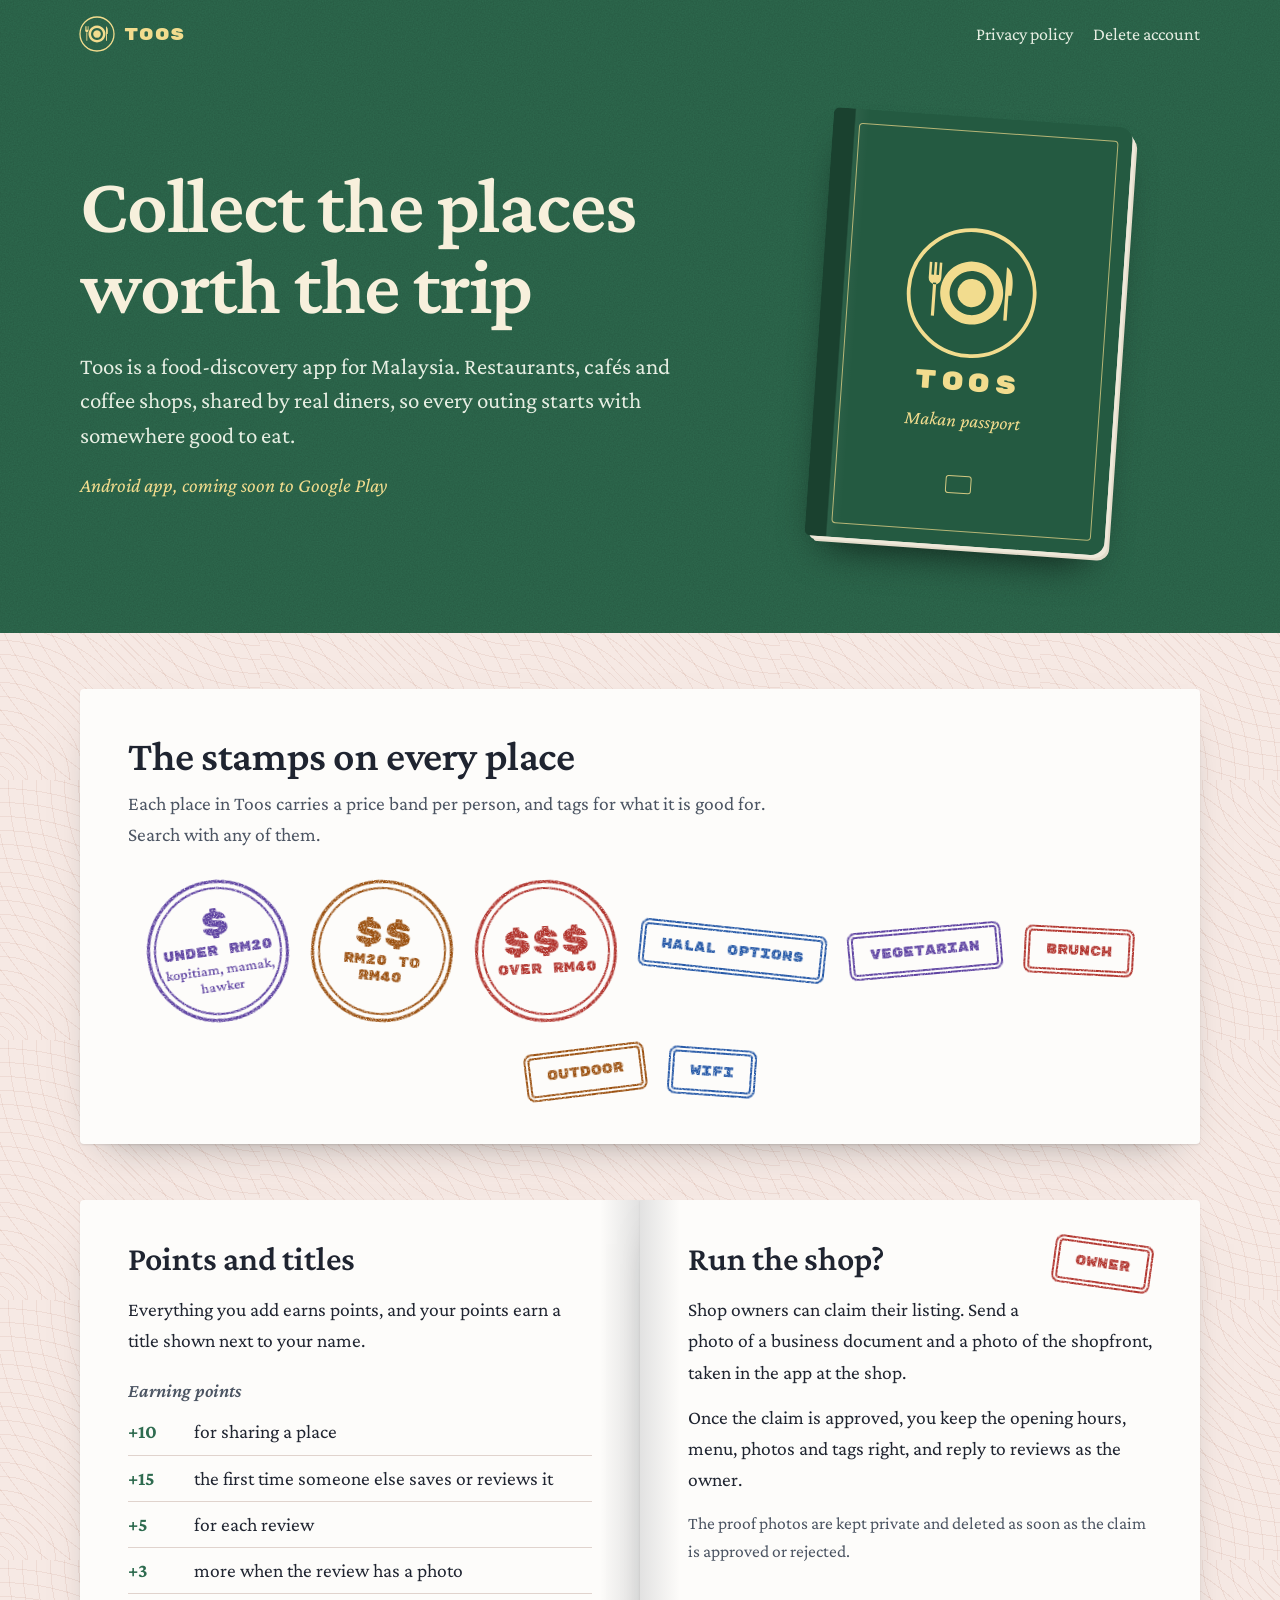
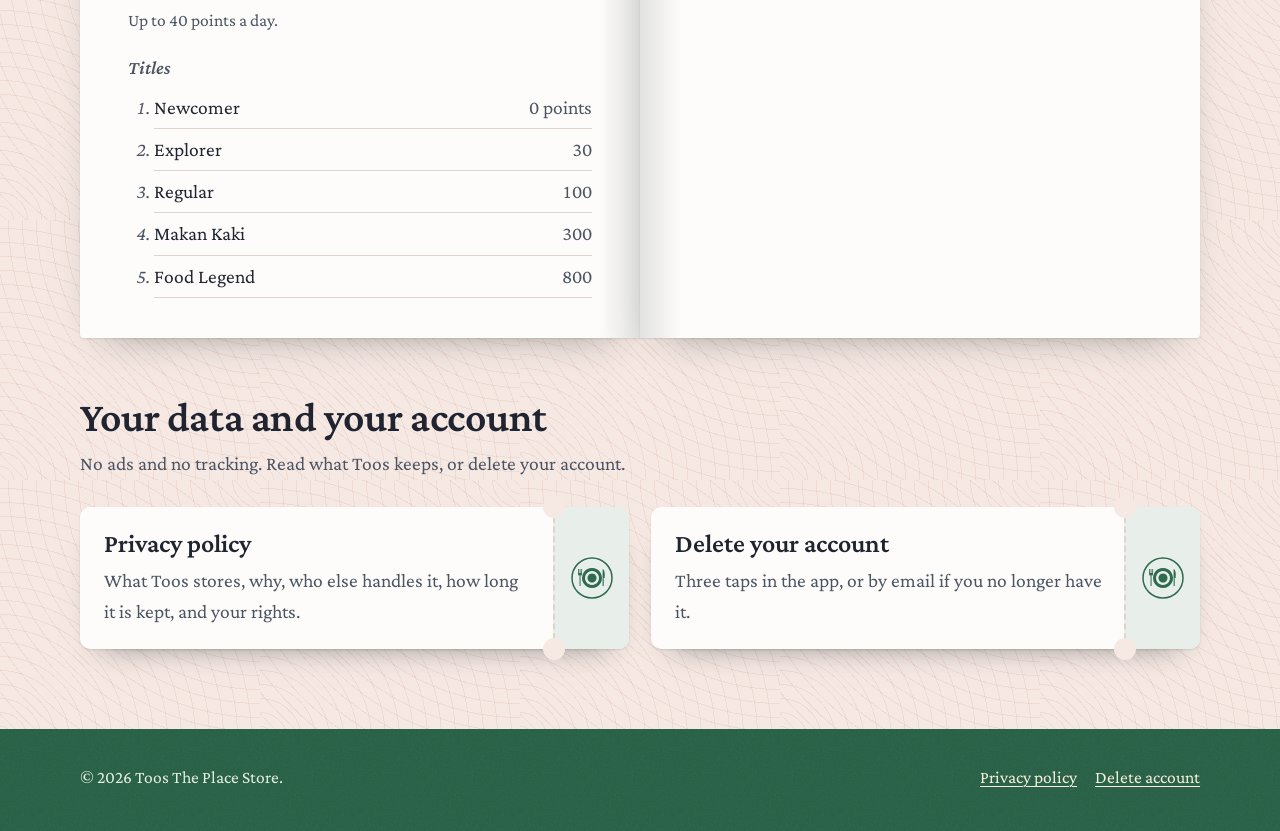
<file: index.html>
<!doctype html>
<html lang="en">
<head>
<meta charset="utf-8">
<meta name="viewport" content="width=device-width, initial-scale=1">
<title>Toos — food discovery for Malaysia</title>
<meta name="description" content="Toos is a food-discovery app for Malaysia: restaurants, cafés and coffee shops shared by real diners. Privacy policy and account deletion.">
<meta name="theme-color" content="#2e6b4f">
<link rel="icon" href="icon.svg" type="image/svg+xml">
<link rel="preconnect" href="https://fonts.googleapis.com">
<link rel="preconnect" href="https://fonts.gstatic.com" crossorigin>
<link href="https://fonts.googleapis.com/css2?family=Crimson+Pro:ital,wght@0,400;0,600;0,700;1,400;1,600&family=Rubik+Mono+One&display=swap" rel="stylesheet">
<link rel="stylesheet" href="styles.css">
</head>
<body>
<svg class="defs" aria-hidden="true" focusable="false"><filter id="rough" x="-5%" y="-5%" width="110%" height="110%"><feTurbulence type="fractalNoise" baseFrequency="0.8" numOctaves="2" seed="7" result="n"/><feColorMatrix in="n" type="matrix" values="0 0 0 0 0  0 0 0 0 0  0 0 0 0 0  0 0 0 -2.4 2.15" result="m"/><feComposite in="SourceGraphic" in2="m" operator="in"/></filter></svg>
<a class="skip" href="#main">Skip to content</a>

<div class="cover-band">
  <header class="topbar">
    <div class="wrap">
      <a class="brand" href="index.html"><svg class="mark" viewBox="14 14 80 80" aria-hidden="true"><circle cx="54" cy="54" r="40" fill="#2e6b4f"/><g fill="#fff"><path fill-rule="evenodd" d="M54,34 a20,20 0 1,0 0.01,0 z M54,40 a14,14 0 1,1 -0.01,0 z"/><path d="M54,45 a9,9 0 1,0 0.01,0 z"/><path d="M26.1,36 L26.1,46 A4,4 0 0 0 34.1,46 L34.1,36 L32.5,36 L32.5,44 L30.9,44 L30.9,36 L29.3,36 L29.3,44 L27.7,44 L27.7,36 Z M29.1,49 L31.1,49 L31.1,70 L29.1,70 Z"/><path d="M75.2,36 C79.7,38 80.2,47 79.2,54 L77.4,54 L77.4,70 L75.2,70 Z"/></g></svg>Toos</a>
      <nav class="topnav" aria-label="Main">
        <a href="privacy.html">Privacy policy</a>
        <a href="delete-account.html">Delete account</a>
      </nav>
    </div>
  </header>

  <section class="hero">
    <div class="wrap">
      <div>
        <h1>Collect the places worth the trip</h1>
        <p class="lead">Toos is a food-discovery app for Malaysia. Restaurants, cafés and coffee shops, shared by real diners, so every outing starts with somewhere good to eat.</p>
        <p class="soon">Android app, coming soon to Google Play</p>
      </div>
      <div class="booklet" aria-hidden="true">
        <svg class="mark" viewBox="14 14 80 80" aria-hidden="true"><circle cx="54" cy="54" r="40" fill="#2e6b4f"/><g fill="#fff"><path fill-rule="evenodd" d="M54,34 a20,20 0 1,0 0.01,0 z M54,40 a14,14 0 1,1 -0.01,0 z"/><path d="M54,45 a9,9 0 1,0 0.01,0 z"/><path d="M26.1,36 L26.1,46 A4,4 0 0 0 34.1,46 L34.1,36 L32.5,36 L32.5,44 L30.9,44 L30.9,36 L29.3,36 L29.3,44 L27.7,44 L27.7,36 Z M29.1,49 L31.1,49 L31.1,70 L29.1,70 Z"/><path d="M75.2,36 C79.7,38 80.2,47 79.2,54 L77.4,54 L77.4,70 L75.2,70 Z"/></g></svg>
        <b>TOOS</b>
        <span>Makan passport</span>
        <i></i>
      </div>
    </div>
  </section>
</div>

<main id="main">
  <section class="stamps-page" aria-labelledby="stamps-title">
    <div class="wrap">
      <div class="sheet">
        <h2 class="title" id="stamps-title">The stamps on every place</h2>
        <p class="intro">Each place in Toos carries a price band per person, and tags for what it is good for. Search with any of them.</p>
        <ul class="stamps">
          <li class="stamp round" style="--i:0;--r:-8deg"><span class="big">$</span>Under RM20<small>kopitiam, mamak, hawker</small></li>
          <li class="stamp round green" style="--i:1;--r:5deg"><span class="big">$$</span>RM20 to RM40</li>
          <li class="stamp round red" style="--i:2;--r:-3deg"><span class="big">$$$</span>Over RM40</li>
          <li class="stamp rect blue" style="--i:3;--r:6deg">Halal options</li>
          <li class="stamp rect" style="--i:4;--r:-5deg">Vegetarian</li>
          <li class="stamp rect red" style="--i:5;--r:3deg">Brunch</li>
          <li class="stamp rect green" style="--i:6;--r:-7deg">Outdoor</li>
          <li class="stamp rect blue" style="--i:7;--r:4deg">Wifi</li>
        </ul>
      </div>
    </div>
  </section>

  <section class="spread-sec" aria-label="Contributors and shop owners">
    <div class="wrap">
      <div class="spread">
        <div class="sheet">
          <h2>Points and titles</h2>
          <p>Everything you add earns points, and your points earn a title shown next to your name.</p>
          <h3>Earning points</h3>
          <ul class="field">
            <li><b>+10</b><span>for sharing a place</span></li>
            <li><b>+15</b><span>the first time someone else saves or reviews it</span></li>
            <li><b>+5</b><span>for each review</span></li>
            <li><b>+3</b><span>more when the review has a photo</span></li>
          </ul>
          <p class="small">Up to 40 points a day.</p>
          <h3>Titles</h3>
          <ol class="ranks">
            <li>Newcomer <span>0 points</span></li>
            <li>Explorer <span>30</span></li>
            <li>Regular <span>100</span></li>
            <li>Makan Kaki <span>300</span></li>
            <li>Food Legend <span>800</span></li>
          </ol>
        </div>
        <div class="sheet">
          <p class="stamp rect owner-stamp" aria-hidden="true">Owner</p>
          <h2>Run the shop?</h2>
          <p>Shop owners can claim their listing. Send a photo of a business document and a photo of the shopfront, taken in the app at the shop.</p>
          <p>Once the claim is approved, you keep the opening hours, menu, photos and tags right, and reply to reviews as the owner.</p>
          <p class="small">The proof photos are kept private and deleted as soon as the claim is approved or rejected.</p>
        </div>
      </div>
    </div>
  </section>

  <section class="tickets-sec" aria-labelledby="tickets-title">
    <div class="wrap">
      <h2 class="title" id="tickets-title">Your data and your account</h2>
      <p>No ads and no tracking. Read what Toos keeps, or delete your account.</p>
      <div class="tickets">
        <a class="ticket" href="privacy.html"><span class="main"><b>Privacy policy</b><span class="desc">What Toos stores, why, who else handles it, how long it is kept, and your rights.</span></span><span class="stub" aria-hidden="true"><svg class="mark" viewBox="14 14 80 80" aria-hidden="true"><circle cx="54" cy="54" r="40" fill="#2e6b4f"/><g fill="#fff"><path fill-rule="evenodd" d="M54,34 a20,20 0 1,0 0.01,0 z M54,40 a14,14 0 1,1 -0.01,0 z"/><path d="M54,45 a9,9 0 1,0 0.01,0 z"/><path d="M26.1,36 L26.1,46 A4,4 0 0 0 34.1,46 L34.1,36 L32.5,36 L32.5,44 L30.9,44 L30.9,36 L29.3,36 L29.3,44 L27.7,44 L27.7,36 Z M29.1,49 L31.1,49 L31.1,70 L29.1,70 Z"/><path d="M75.2,36 C79.7,38 80.2,47 79.2,54 L77.4,54 L77.4,70 L75.2,70 Z"/></g></svg></span></a>
        <a class="ticket" href="delete-account.html"><span class="main"><b>Delete your account</b><span class="desc">Three taps in the app, or by email if you no longer have it.</span></span><span class="stub" aria-hidden="true"><svg class="mark" viewBox="14 14 80 80" aria-hidden="true"><circle cx="54" cy="54" r="40" fill="#2e6b4f"/><g fill="#fff"><path fill-rule="evenodd" d="M54,34 a20,20 0 1,0 0.01,0 z M54,40 a14,14 0 1,1 -0.01,0 z"/><path d="M54,45 a9,9 0 1,0 0.01,0 z"/><path d="M26.1,36 L26.1,46 A4,4 0 0 0 34.1,46 L34.1,36 L32.5,36 L32.5,44 L30.9,44 L30.9,36 L29.3,36 L29.3,44 L27.7,44 L27.7,36 Z M29.1,49 L31.1,49 L31.1,70 L29.1,70 Z"/><path d="M75.2,36 C79.7,38 80.2,47 79.2,54 L77.4,54 L77.4,70 L75.2,70 Z"/></g></svg></span></a>
      </div>
    </div>
  </section>
</main>

<footer class="foot cover-band">
  <div class="wrap">
    <p>© 2026 Toos The Place Store.</p>
    <nav aria-label="Footer"><a href="privacy.html">Privacy policy</a><a href="delete-account.html">Delete account</a></nav>
  </div>
</footer>
</body>
</html>
</file>
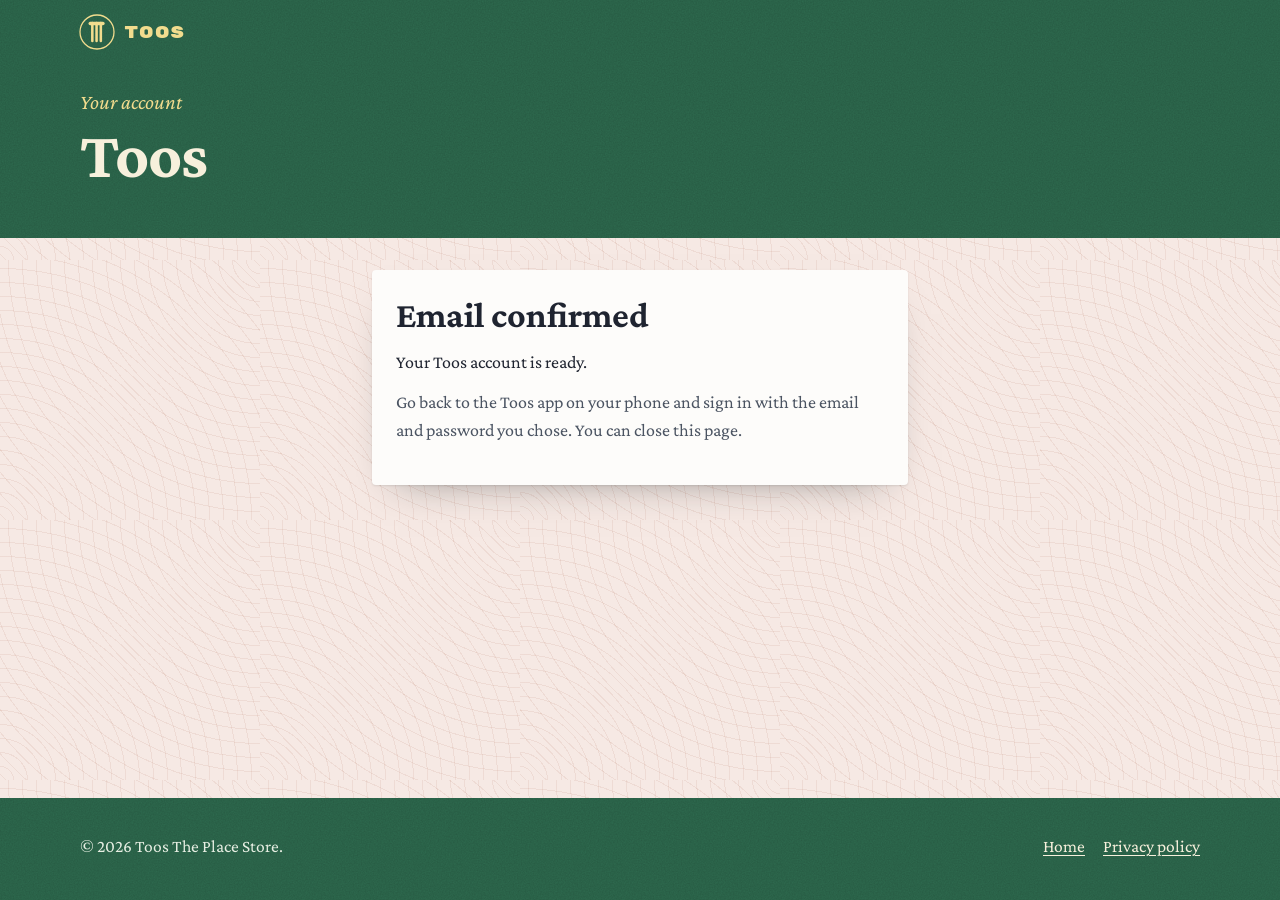
<file: confirmed.html>
<!doctype html>
<html lang="en">
<head>
<meta charset="utf-8">
<meta name="viewport" content="width=device-width, initial-scale=1">
<title>Email confirmed · Toos</title>
<meta name="robots" content="noindex, nofollow">
<meta name="referrer" content="no-referrer">
<meta name="theme-color" content="#2e6b4f">
<link rel="icon" href="icon.svg" type="image/svg+xml">
<link rel="preconnect" href="https://fonts.googleapis.com">
<link rel="preconnect" href="https://fonts.gstatic.com" crossorigin>
<link href="https://fonts.googleapis.com/css2?family=Crimson+Pro:ital,wght@0,400;0,600;0,700;1,400;1,600&family=Rubik+Mono+One&display=swap" rel="stylesheet">
<link rel="stylesheet" href="styles.css">
<style>
  /* Where Supabase sends people after they tap the link in a Toos email (the
     project's Site URL). The confirmation has already happened by the time this
     page loads; it only has to say so and send them back to the app. The link
     may also carry an error in the fragment (expired, already used) — shown as
     text, never as HTML. */
  body { display: flex; flex-direction: column; min-height: 100vh; }
  body > main { flex: 1 0 auto; }
  .ok { max-width: 36rem; padding-top: 32px; padding-bottom: 80px; }
  .ok .sheet { padding: 26px 24px 28px; }
  .ok h2 { font: 700 clamp(28px, 5vw, 36px)/1.1 var(--serif); margin: 0 0 14px; text-wrap: balance; }
  .ok p { margin: 0 0 12px; font-size: 18px; line-height: 1.55; }
  .ok .state { color: var(--muted); }
  .ok .error { color: var(--red); font-weight: 600; }
</style>
</head>
<body>
<a class="skip" href="#main">Skip to content</a>

<div class="cover-band">
  <header class="topbar">
    <div class="wrap">
      <a class="brand" href="index.html"><svg class="mark" viewBox="14 14 80 80" aria-hidden="true"><circle cx="54" cy="54" r="40" fill="#2e6b4f"/><g fill="#fff"><rect x="40" y="30" width="6" height="48" rx="3"/><rect x="50" y="30" width="6" height="48" rx="3"/><rect x="60" y="30" width="6" height="48" rx="3"/><rect x="34" y="30" width="38" height="8" rx="4"/></g></svg><span>Toos</span></a>
    </div>
  </header>
  <section class="page-head">
    <div class="wrap">
      <p class="eyebrow">Your account</p>
      <h1>Toos</h1>
    </div>
  </section>
</div>

<main id="main" class="wrap ok">
  <div class="sheet" id="panel" aria-live="polite">
    <h2 id="title">Email confirmed</h2>
    <p id="line1">Your Toos account is ready.</p>
    <p id="line2" class="state">Go back to the Toos app on your phone and sign in with the email and password you chose. You can close this page.</p>
  </div>
</main>

<footer class="foot cover-band">
  <div class="wrap">
    <p>© 2026 Toos The Place Store.</p>
    <nav aria-label="Footer"><a href="index.html">Home</a><a href="privacy.html">Privacy policy</a></nav>
  </div>
</footer>

<script>
(function () {
  "use strict";
  // Supabase reports a failed link in the fragment: #error=access_denied&error_code=otp_expired&error_description=...
  var params = new URLSearchParams(location.hash.replace(/^#/, ""));
  var code = params.get("error_code") || "";
  var description = params.get("error_description") || "";
  if (location.hash) history.replaceState(null, "", location.pathname);
  if (!code && !params.get("error")) return;
  var title = document.getElementById("title");
  var line1 = document.getElementById("line1");
  var line2 = document.getElementById("line2");
  title.textContent = "This link didn't work";
  line1.className = "error";
  if (code === "otp_expired") {
    line1.textContent = "The link has expired. Links work for an hour.";
    line2.textContent = "In the Toos app, try signing in: it will offer to send you a fresh email.";
  } else {
    line1.textContent = description ? description.replace(/\+/g, " ") : "The link is not valid any more. It may already have been used.";
    line2.textContent = "Try signing in to the Toos app. If your account is already confirmed, it will just work.";
  }
  document.title = "Link didn't work · Toos";
})();
</script>
</body>
</html>
</file>
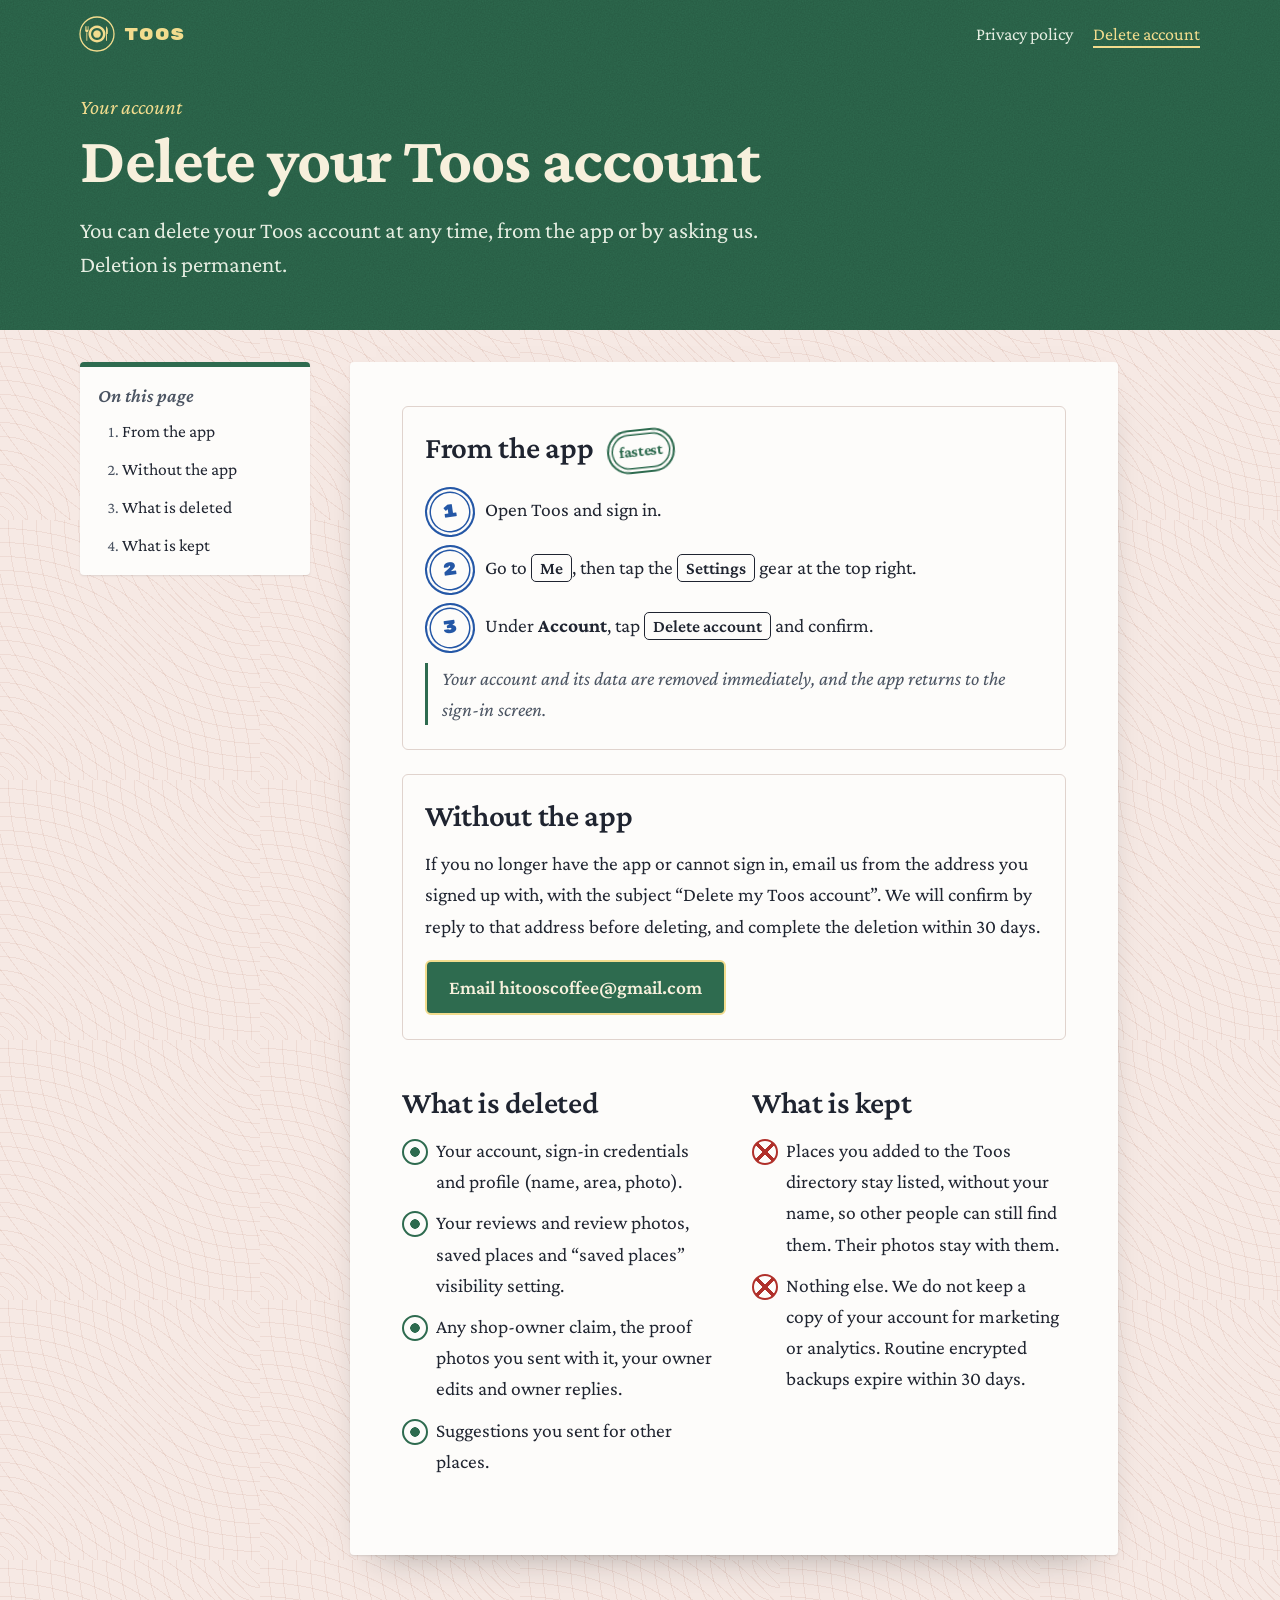
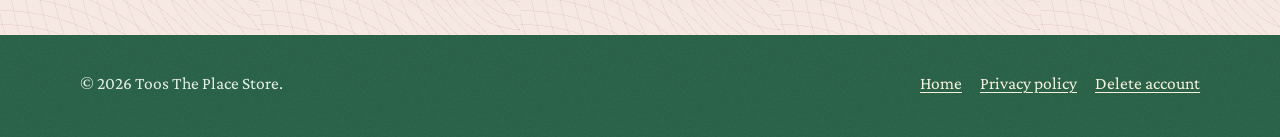
<file: delete-account.html>
<!doctype html>
<html lang="en">
<head>
<meta charset="utf-8">
<meta name="viewport" content="width=device-width, initial-scale=1">
<title>Delete your account · Toos</title>
<meta name="description" content="How to delete your Toos account from the app or by email, what is deleted, and what is kept.">
<meta name="theme-color" content="#2e6b4f">
<link rel="icon" href="icon.svg" type="image/svg+xml">
<link rel="preconnect" href="https://fonts.googleapis.com">
<link rel="preconnect" href="https://fonts.gstatic.com" crossorigin>
<link href="https://fonts.googleapis.com/css2?family=Crimson+Pro:ital,wght@0,400;0,600;0,700;1,400;1,600&family=Rubik+Mono+One&display=swap" rel="stylesheet">
<link rel="stylesheet" href="styles.css">
</head>
<body>
<svg class="defs" aria-hidden="true" focusable="false"><filter id="rough" x="-5%" y="-5%" width="110%" height="110%"><feTurbulence type="fractalNoise" baseFrequency="0.8" numOctaves="2" seed="7" result="n"/><feColorMatrix in="n" type="matrix" values="0 0 0 0 0  0 0 0 0 0  0 0 0 0 0  0 0 0 -2.4 2.15" result="m"/><feComposite in="SourceGraphic" in2="m" operator="in"/></filter></svg>
<a class="skip" href="#main">Skip to content</a>

<div class="cover-band">
  <header class="topbar">
    <div class="wrap">
      <a class="brand" href="index.html"><svg class="mark" viewBox="14 14 80 80" aria-hidden="true"><circle cx="54" cy="54" r="40" fill="#2e6b4f"/><g fill="#fff"><path fill-rule="evenodd" d="M54,34 a20,20 0 1,0 0.01,0 z M54,40 a14,14 0 1,1 -0.01,0 z"/><path d="M54,45 a9,9 0 1,0 0.01,0 z"/><path d="M26.1,36 L26.1,46 A4,4 0 0 0 34.1,46 L34.1,36 L32.5,36 L32.5,44 L30.9,44 L30.9,36 L29.3,36 L29.3,44 L27.7,44 L27.7,36 Z M29.1,49 L31.1,49 L31.1,70 L29.1,70 Z"/><path d="M75.2,36 C79.7,38 80.2,47 79.2,54 L77.4,54 L77.4,70 L75.2,70 Z"/></g></svg>Toos</a>
      <nav class="topnav" aria-label="Main">
      <a href="privacy.html">Privacy policy</a>
      <a href="delete-account.html" aria-current="page">Delete account</a>
    </nav>
    </div>
  </header>
  <section class="page-head">
    <div class="wrap">
      <p class="eyebrow">Your account</p>
      <h1>Delete your Toos account</h1>
      <p class="lead">You can delete your Toos account at any time, from the app or by asking us. Deletion is permanent.</p>
    </div>
  </section>
</div>

<main id="main" class="wrap layout">
  <nav class="toc" aria-label="On this page">
    <h2>On this page</h2>
    <ol>
      <li><a href="#in-app">From the app</a></li>
      <li><a href="#by-email">Without the app</a></li>
      <li><a href="#deleted">What is deleted</a></li>
      <li><a href="#kept">What is kept</a></li>
    </ol>
  </nav>

  <article class="content">

    <section id="in-app" class="card">
      <h2>From the app <span class="num">fastest</span></h2>
      <ol class="steps">
        <li>Open Toos and sign in.</li>
        <li>Go to <kbd class="ui">Me</kbd>, then tap the <kbd class="ui">Settings</kbd> gear at the top right.</li>
        <li>Under <b>Account</b>, tap <kbd class="ui">Delete account</kbd> and confirm.</li>
      </ol>
      <p class="note">Your account and its data are removed immediately, and the app returns to the sign-in screen.</p>
    </section>

    <section id="by-email" class="card">
      <h2>Without the app</h2>
      <p>If you no longer have the app or cannot sign in, email us from the address you signed up with, with the subject “Delete my Toos account”. We will confirm by reply to that address before deleting, and complete the deletion within 30 days.</p>
      <p style="margin-top:18px"><a class="button" href="mailto:hitooscoffee@gmail.com?subject=Delete%20my%20Toos%20account">Email hitooscoffee@gmail.com</a></p>
    </section>

    <div class="two-col">
      <section id="deleted">
        <h2>What is deleted</h2>
        <ul class="checks">
          <li>Your account, sign-in credentials and profile (name, area, photo).</li>
          <li>Your reviews and review photos, saved places and “saved places” visibility setting.</li>
          <li>Any shop-owner claim, the proof photos you sent with it, your owner edits and owner replies.</li>
          <li>Suggestions you sent for other places.</li>
        </ul>
      </section>

      <section id="kept">
        <h2>What is kept</h2>
        <ul class="checks no">
          <li>Places you added to the Toos directory stay listed, without your name, so other people can still find them. Their photos stay with them.</li>
          <li>Nothing else. We do not keep a copy of your account for marketing or analytics. Routine encrypted backups expire within 30 days.</li>
        </ul>
      </section>
    </div>

  </article>
</main>

<footer class="foot cover-band">
  <div class="wrap">
    <p>© 2026 Toos The Place Store.</p>
    <nav aria-label="Footer"><a href="index.html">Home</a><a href="privacy.html">Privacy policy</a><a href="delete-account.html">Delete account</a></nav>
  </div>
</footer>

</body>
</html>
</file>
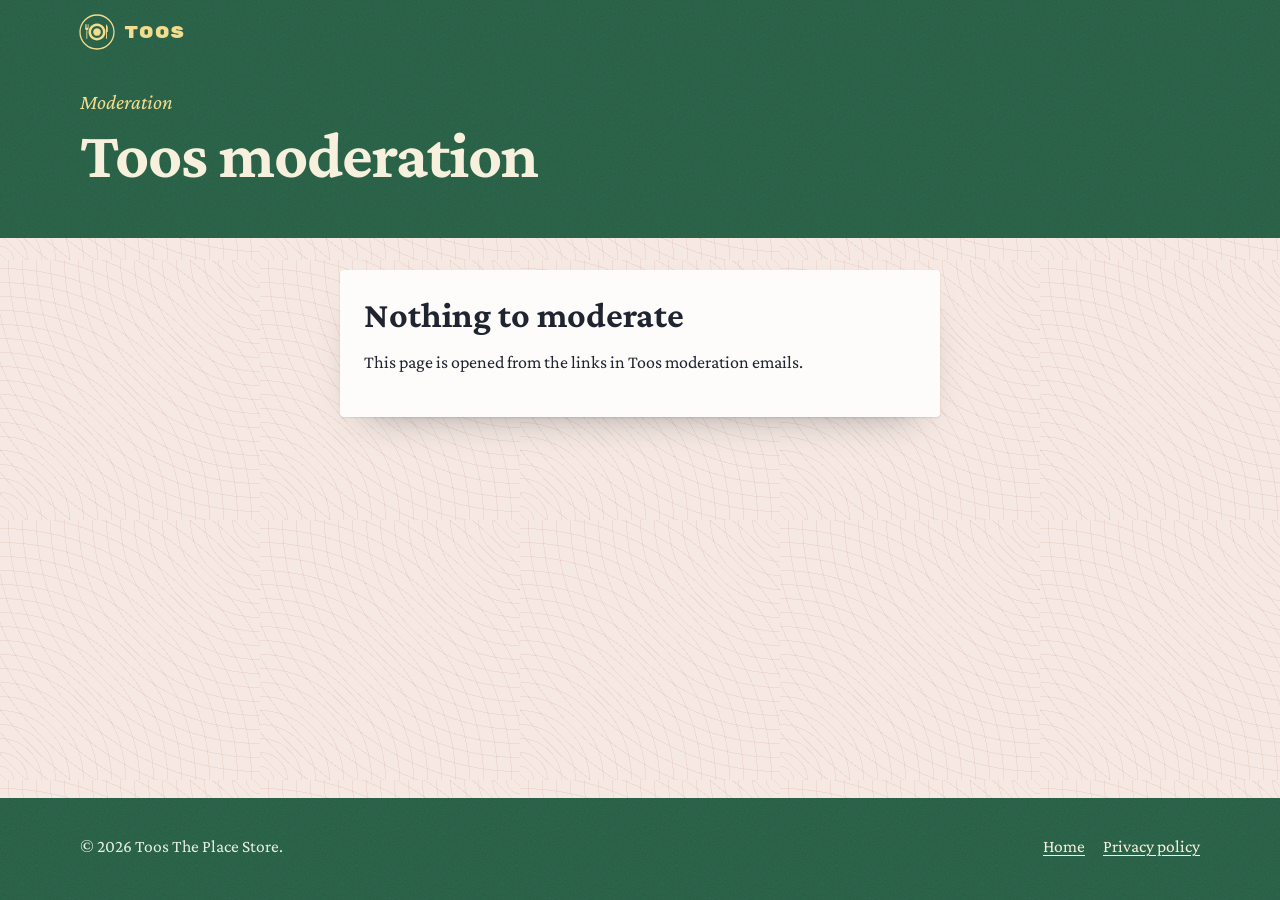
<file: moderate.html>
<!doctype html>
<html lang="en">
<head>
<meta charset="utf-8">
<meta name="viewport" content="width=device-width, initial-scale=1">
<title>Moderation · Toos</title>
<meta name="robots" content="noindex, nofollow">
<meta name="referrer" content="no-referrer">
<meta name="theme-color" content="#2e6b4f">
<link rel="icon" href="icon.svg" type="image/svg+xml">
<link rel="preconnect" href="https://fonts.googleapis.com">
<link rel="preconnect" href="https://fonts.gstatic.com" crossorigin>
<link href="https://fonts.googleapis.com/css2?family=Crimson+Pro:ital,wght@0,400;0,600;0,700;1,400;1,600&family=Rubik+Mono+One&display=swap" rel="stylesheet">
<link rel="stylesheet" href="styles.css">
<style>
  /* Moderation page: the links in the claim and closure-report emails open here.
     The decision itself is made by the notify-claim Edge Function; this page only
     shows what it answers (as text, never HTML) and sends the moderator's choice. */
  body { display: flex; flex-direction: column; min-height: 100vh; }
  body > main { flex: 1 0 auto; }
  .mod { max-width: 40rem; padding-top: 32px; padding-bottom: 80px; }
  .mod .sheet { padding: 26px 24px 28px; }
  .mod h2 { font: 700 clamp(28px, 5vw, 36px)/1.1 var(--serif); margin: 0 0 14px; text-wrap: balance; }
  .mod p { margin: 0 0 12px; font-size: 18px; line-height: 1.55; }
  .mod p.who { font-weight: 600; }
  .mod .state { color: var(--muted); }
  .mod fieldset { border: 0; padding: 0; margin: 18px 0 0; display: grid; gap: 8px; }
  .mod legend { font-weight: 600; margin-bottom: 8px; }
  .mod label.reason { display: flex; gap: 10px; align-items: flex-start; padding: 12px 14px; border: 1.5px solid var(--line); border-radius: 6px; background: var(--sheet); cursor: pointer; }
  .mod label.reason input { margin-top: 5px; }
  .mod textarea { width: 100%; min-height: 96px; margin-top: 10px; padding: 10px 12px; border: 1.5px solid var(--line); border-radius: 6px; font: inherit; background: var(--sheet); color: var(--ink); }
  .mod .act { margin-top: 20px; width: 100%; justify-content: center; font: inherit; font-weight: 600; cursor: pointer; }
  .mod .act.danger { background: var(--red); border-color: var(--red); color: #fff; }
  .mod .act[disabled] { opacity: 0.6; cursor: progress; }
  .mod .error { color: var(--red); font-weight: 600; }
  .mod .done { border-left: 4px solid var(--green); padding-left: 12px; }
</style>
</head>
<body>
<a class="skip" href="#main">Skip to content</a>

<div class="cover-band">
  <header class="topbar">
    <div class="wrap">
      <a class="brand" href="index.html"><svg class="mark" viewBox="14 14 80 80" aria-hidden="true"><circle cx="54" cy="54" r="40" fill="#2e6b4f"/><g fill="#fff"><path fill-rule="evenodd" d="M54,34 a20,20 0 1,0 0.01,0 z M54,40 a14,14 0 1,1 -0.01,0 z"/><path d="M54,45 a9,9 0 1,0 0.01,0 z"/><path d="M26.1,36 L26.1,46 A4,4 0 0 0 34.1,46 L34.1,36 L32.5,36 L32.5,44 L30.9,44 L30.9,36 L29.3,36 L29.3,44 L27.7,44 L27.7,36 Z M29.1,49 L31.1,49 L31.1,70 L29.1,70 Z"/><path d="M75.2,36 C79.7,38 80.2,47 79.2,54 L77.4,54 L77.4,70 L75.2,70 Z"/></g></svg>Toos</a>
    </div>
  </header>
  <section class="page-head">
    <div class="wrap">
      <p class="eyebrow">Moderation</p>
      <h1>Toos moderation</h1>
    </div>
  </section>
</div>

<main id="main" class="wrap mod">
  <div class="sheet" id="panel" aria-live="polite">
    <p class="state">Loading…</p>
  </div>
</main>

<footer class="foot cover-band">
  <div class="wrap">
    <p>© 2026 Toos The Place Store.</p>
    <nav aria-label="Footer"><a href="index.html">Home</a><a href="privacy.html">Privacy policy</a></nav>
  </div>
</footer>

<script>
(function () {
  "use strict";
  var API = "https://mfzolfevciyqftbvwhot.supabase.co/functions/v1/notify-claim?api=moderate";
  var panel = document.getElementById("panel");

  // The link is .../moderate.html#a=<action>&t=<token>. The fragment never reaches
  // a server, so the token is not in any log; it is cleared from the address bar
  // once read so it does not linger in this tab's history entry either.
  var params = new URLSearchParams(location.hash.replace(/^#/, ""));
  var token = params.get("t") || "";
  if (location.hash) history.replaceState(null, "", location.pathname);

  function el(tag, props, children) {
    var node = document.createElement(tag);
    Object.keys(props || {}).forEach(function (k) {
      if (k === "text") node.textContent = props[k];
      else if (k === "className") node.className = props[k];
      else node.setAttribute(k, props[k]);
    });
    (children || []).forEach(function (c) { node.appendChild(c); });
    return node;
  }

  function show(res, extraError) {
    panel.replaceChildren();
    panel.appendChild(el("h2", { text: res.title || "Something went wrong" }));
    (res.lines || []).forEach(function (line, i) {
      panel.appendChild(el("p", { text: line, className: i === 0 && res.lines.length > 1 ? "who" : "" }));
    });
    panel.classList.toggle("done", !!res.done);
    if (extraError) panel.appendChild(el("p", { text: extraError, className: "error" }));
    if (res.offer) panel.appendChild(form(res.offer));
    document.title = (res.title || "Moderation") + " · Toos";
  }

  function form(offer) {
    var f = el("form");
    if (offer.reasons) {
      var set = el("fieldset", {}, [el("legend", { text: "Reason the claimant will read" })]);
      offer.reasons.concat([offer.otherReason]).forEach(function (r, i) {
        var input = el("input", { type: "radio", name: "reason", value: r });
        if (i === 0) input.required = true;
        var text = r === offer.otherReason ? r + " (write it below)" : r;
        set.appendChild(el("label", { className: "reason" }, [input, el("span", { text: text })]));
      });
      var note = el("textarea", { name: "note", maxlength: String(offer.noteMax || 300), placeholder: offer.notePlaceholder || "" });
      note.setAttribute("aria-label", "Note");
      set.appendChild(note);
      f.appendChild(set);
    }
    var button = el("button", { type: "submit", className: "button act" + (offer.danger ? " danger" : ""), text: offer.label });
    f.appendChild(button);
    f.addEventListener("submit", function (e) {
      e.preventDefault();
      button.disabled = true;
      button.textContent = "Working…";
      var data = new FormData(f);
      call({ t: token, op: "perform", reason: data.get("reason") || "", note: data.get("note") || "" })
        .then(function (res) { show(res); })
        .catch(function () {
          button.disabled = false;
          button.textContent = offer.label;
          showError("Could not reach Toos. Check the connection and try again.");
        });
    });
    return f;
  }

  function showError(message) {
    var old = panel.querySelector(".error");
    if (old) old.remove();
    panel.appendChild(el("p", { text: message, className: "error" }));
  }

  function call(body) {
    return fetch(API, {
      method: "POST",
      headers: { "Content-Type": "application/json" },
      body: JSON.stringify(body),
      cache: "no-store",
    }).then(function (r) {
      return r.json().catch(function () {
        return { title: "Unexpected answer", lines: ["Toos answered with something this page cannot read (HTTP " + r.status + ")."] };
      });
    });
  }

  if (!token) {
    show({ title: "Nothing to moderate", lines: ["This page is opened from the links in Toos moderation emails."] });
    return;
  }
  call({ t: token, op: "preview" })
    .then(function (res) { show(res); })
    .catch(function () {
      show({ title: "Could not reach Toos", lines: ["Check the connection, then open the link from the email again."] });
    });
})();
</script>
</body>
</html>
</file>
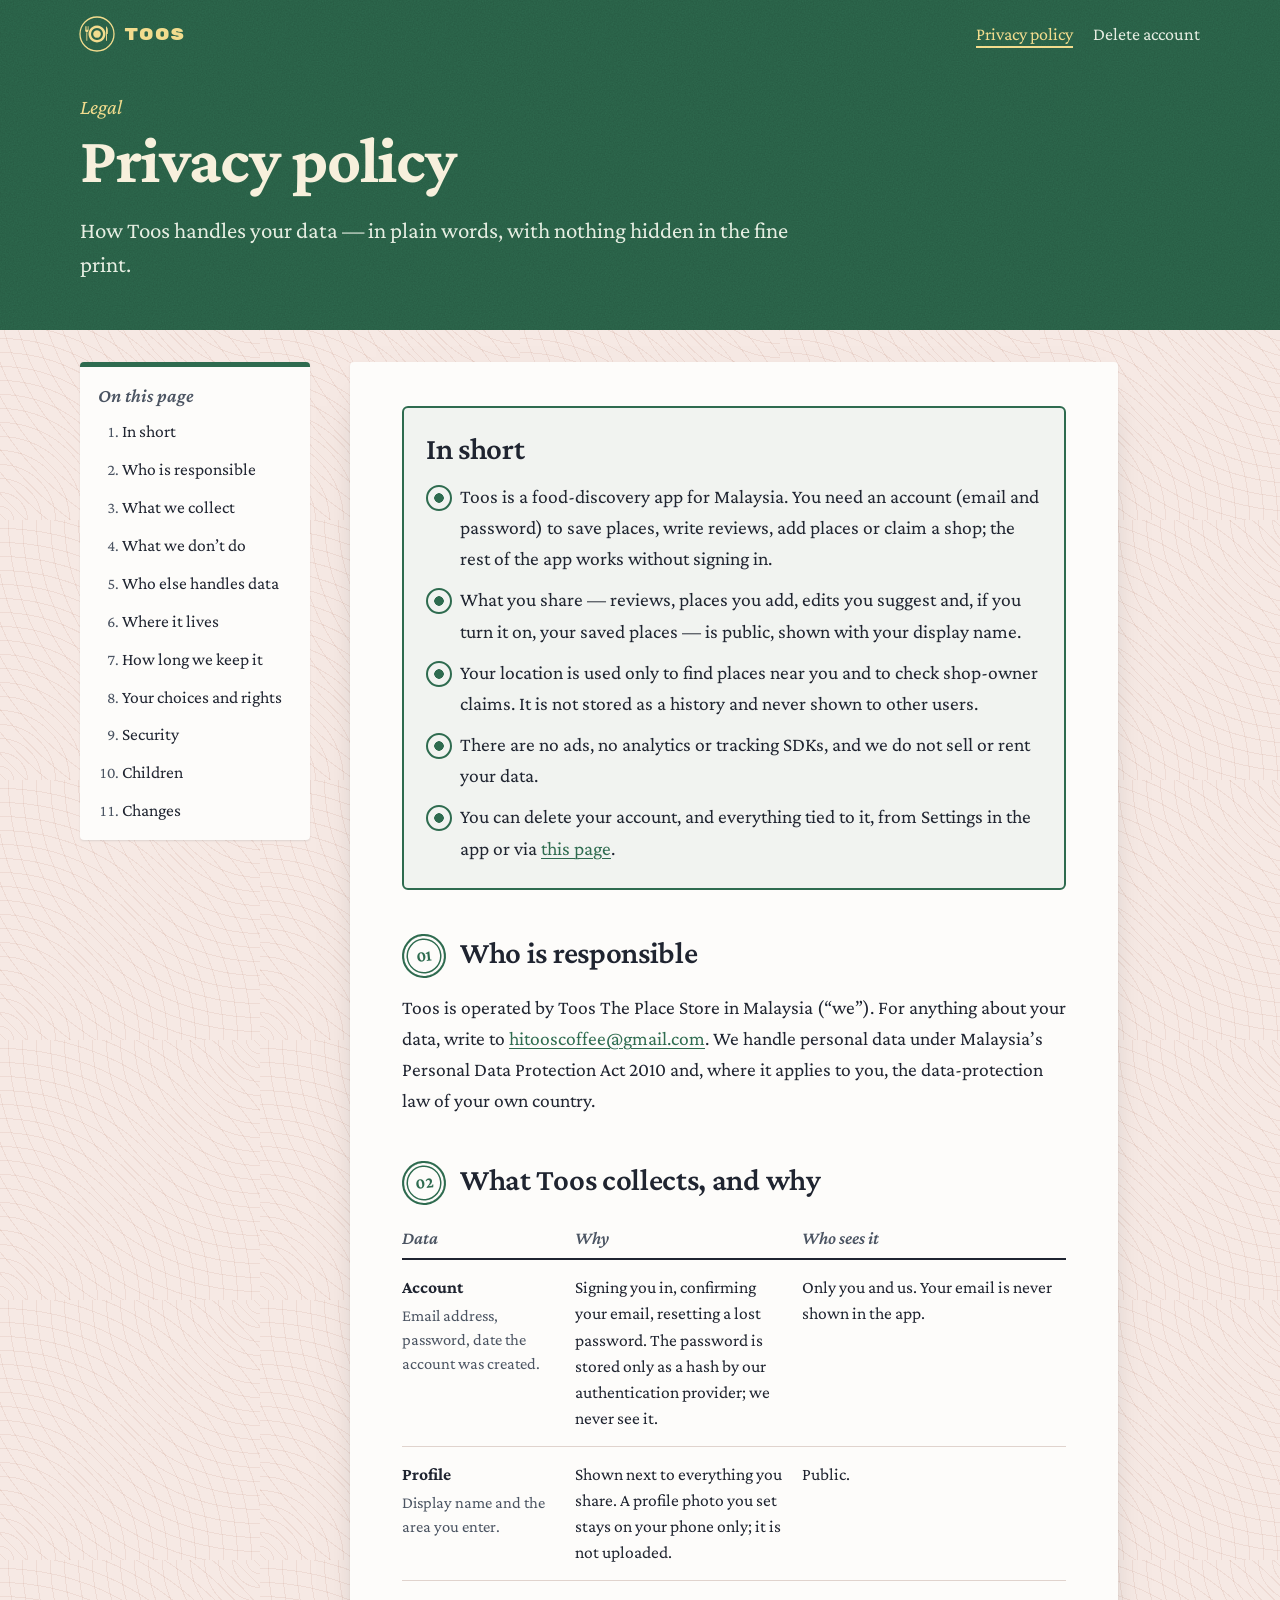
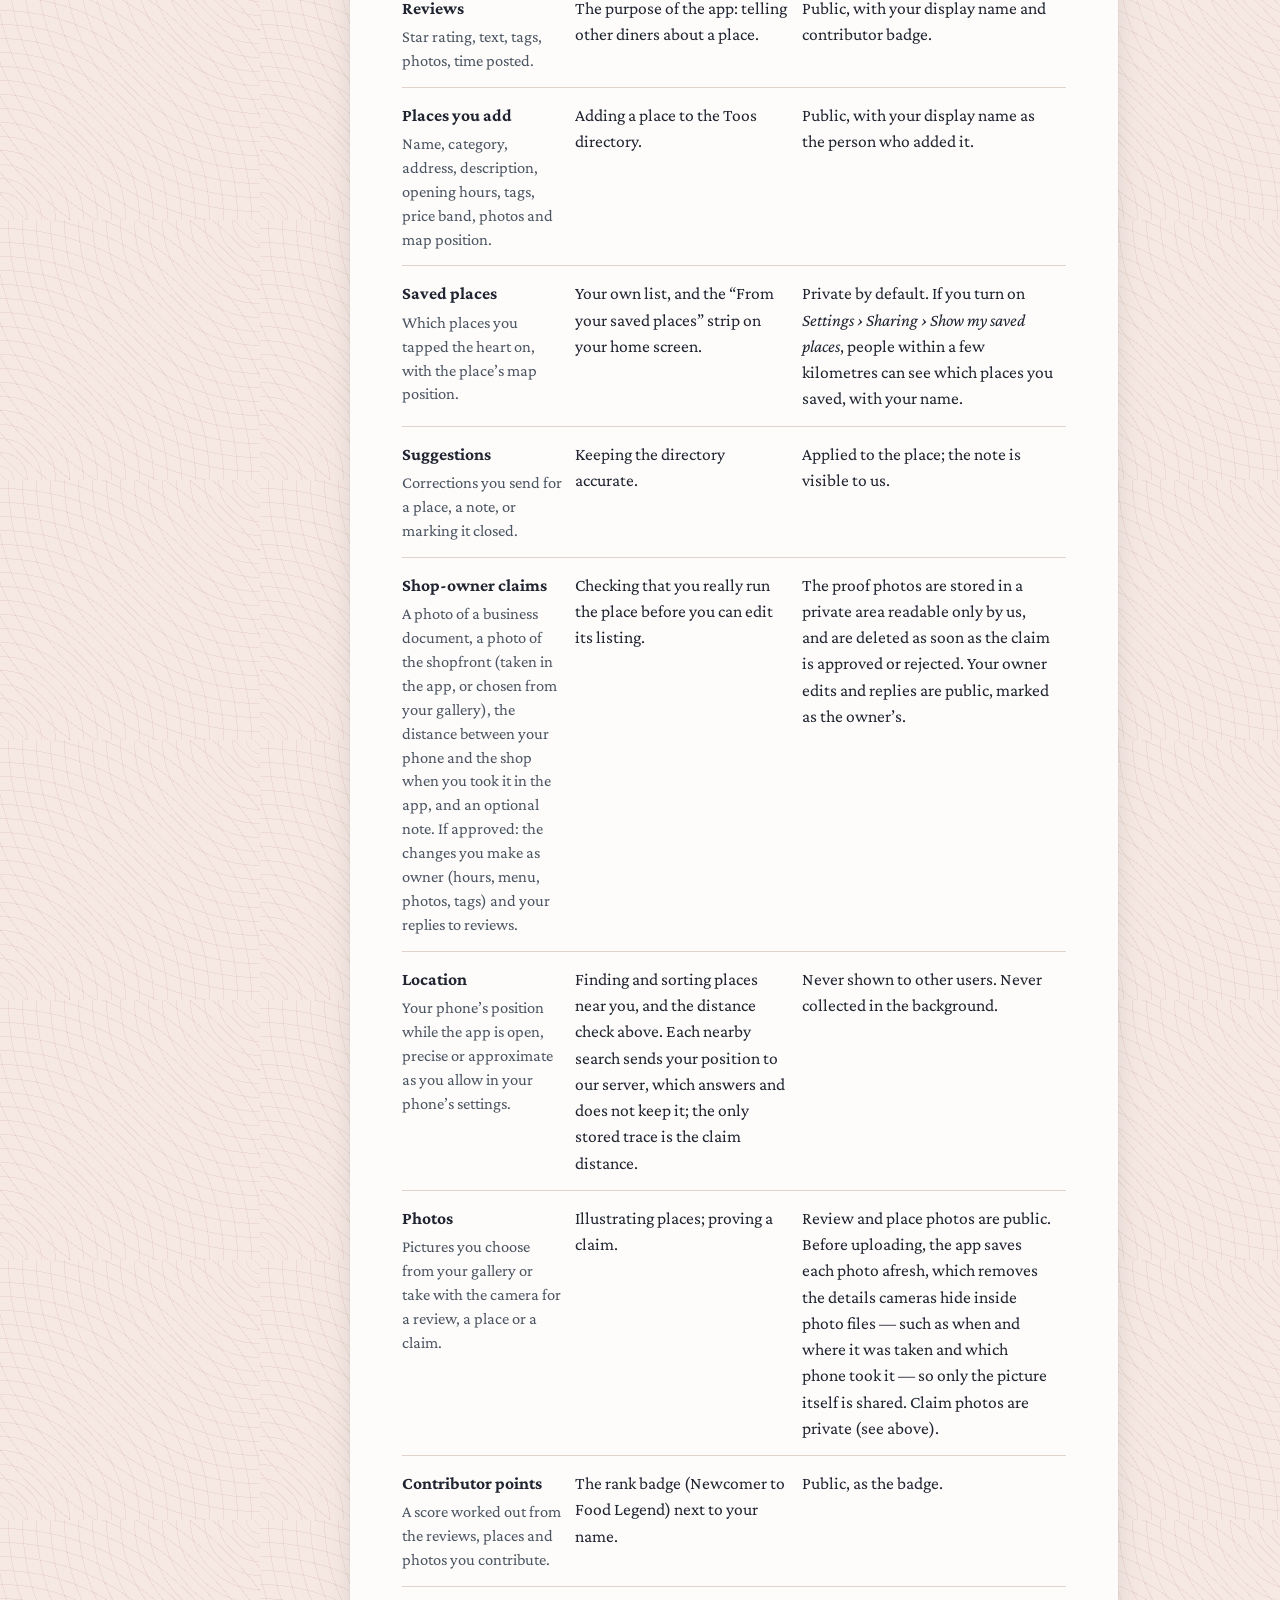
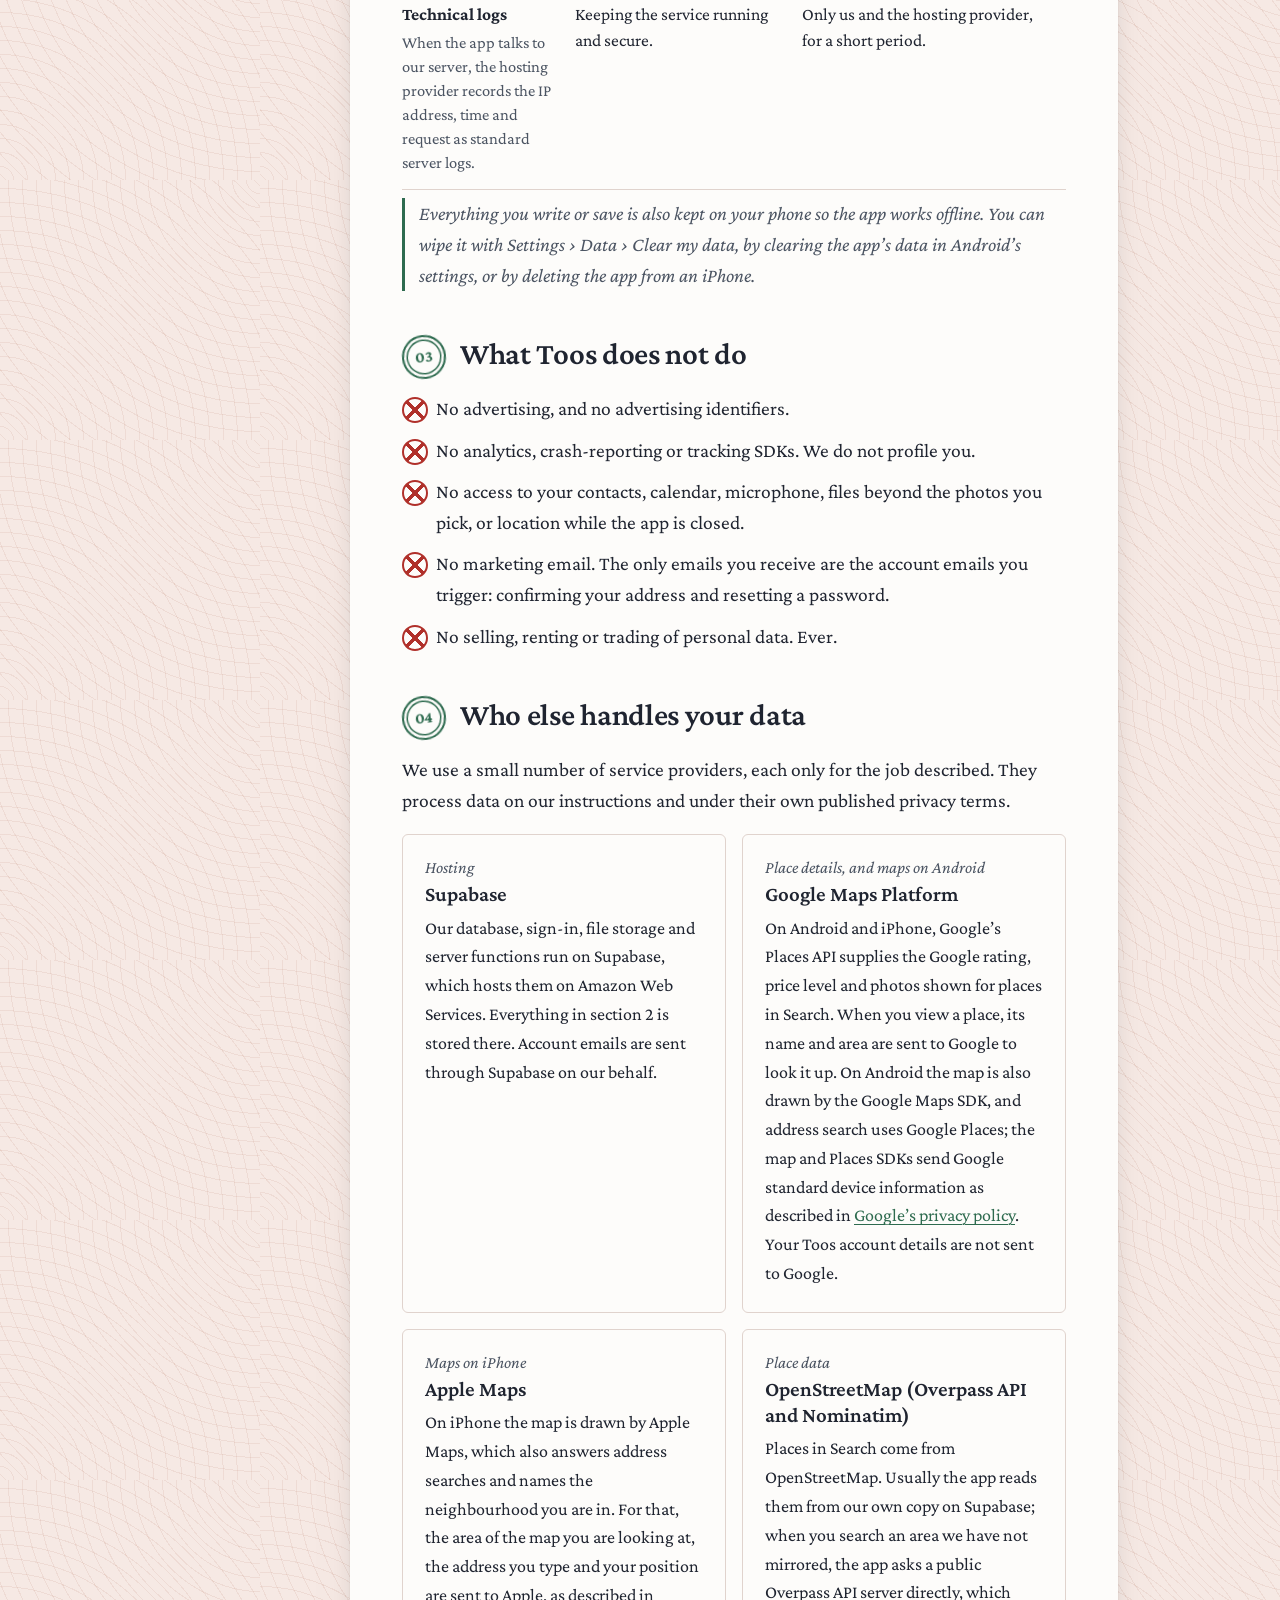
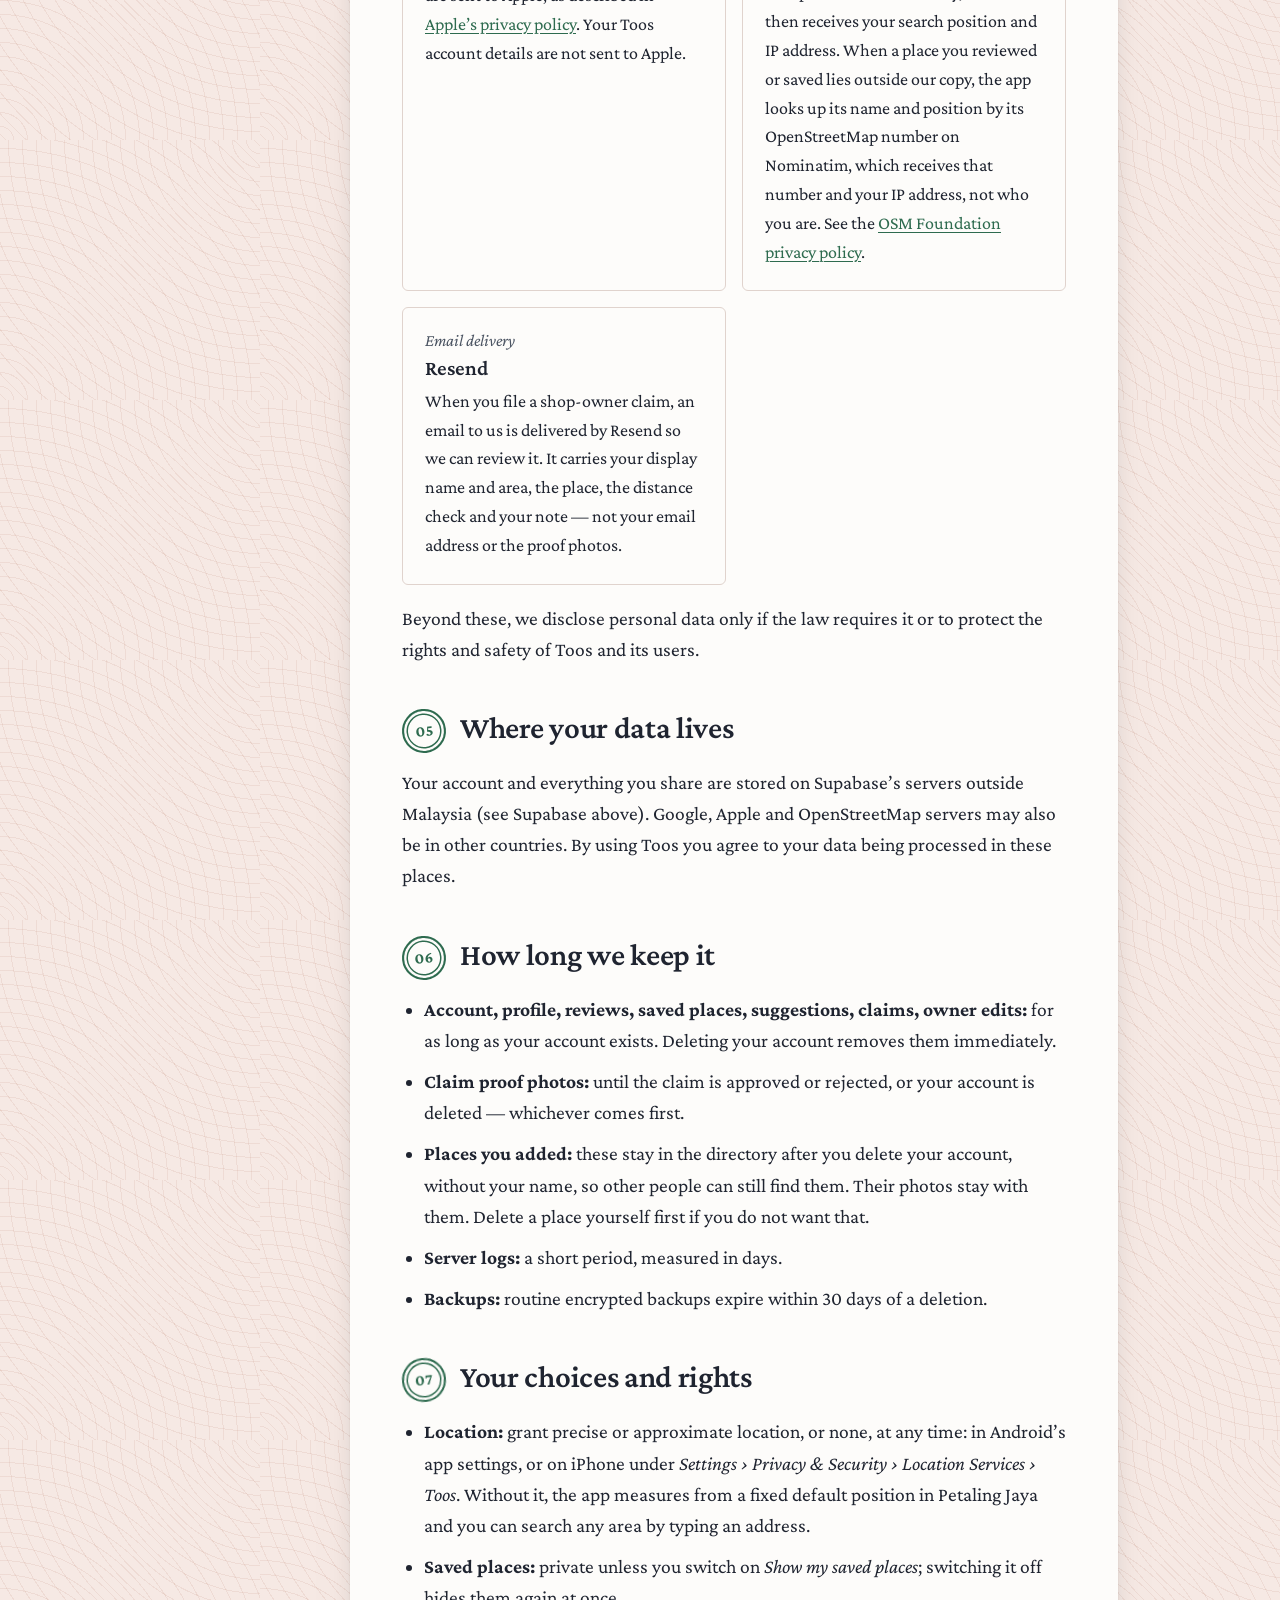
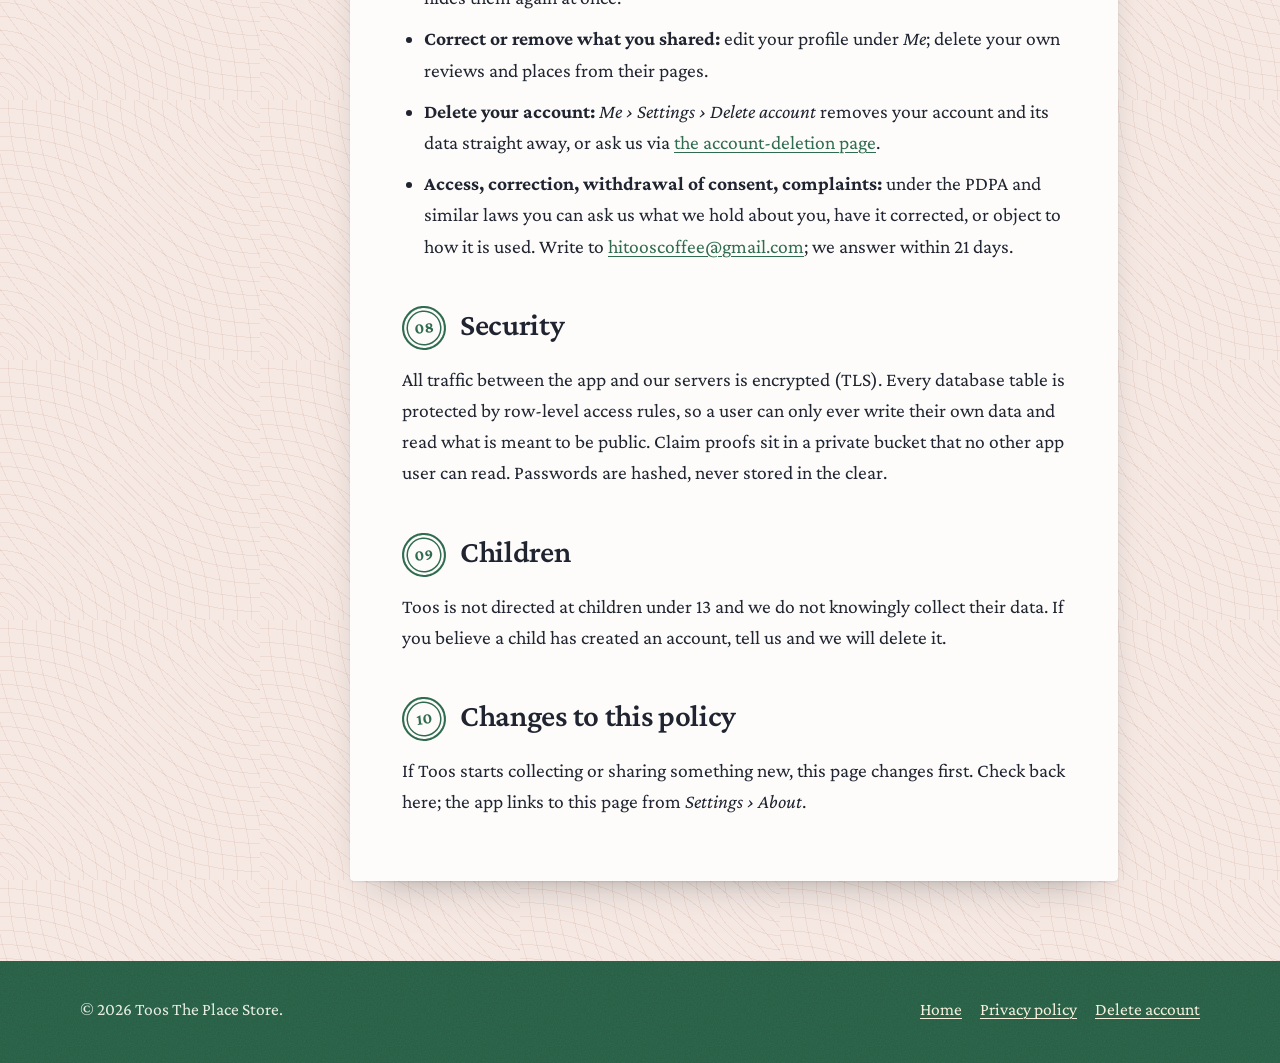
<file: privacy.html>
<!doctype html>
<html lang="en">
<head>
<meta charset="utf-8">
<meta name="viewport" content="width=device-width, initial-scale=1">
<title>Privacy policy · Toos</title>
<meta name="description" content="What the Toos app collects, why, who else handles it, how long it is kept, and how to delete your account.">
<meta name="theme-color" content="#2e6b4f">
<link rel="icon" href="icon.svg" type="image/svg+xml">
<link rel="preconnect" href="https://fonts.googleapis.com">
<link rel="preconnect" href="https://fonts.gstatic.com" crossorigin>
<link href="https://fonts.googleapis.com/css2?family=Crimson+Pro:ital,wght@0,400;0,600;0,700;1,400;1,600&family=Rubik+Mono+One&display=swap" rel="stylesheet">
<link rel="stylesheet" href="styles.css">
</head>
<body>
<svg class="defs" aria-hidden="true" focusable="false"><filter id="rough" x="-5%" y="-5%" width="110%" height="110%"><feTurbulence type="fractalNoise" baseFrequency="0.8" numOctaves="2" seed="7" result="n"/><feColorMatrix in="n" type="matrix" values="0 0 0 0 0  0 0 0 0 0  0 0 0 0 0  0 0 0 -2.4 2.15" result="m"/><feComposite in="SourceGraphic" in2="m" operator="in"/></filter></svg>
<a class="skip" href="#main">Skip to content</a>

<div class="cover-band">
  <header class="topbar">
    <div class="wrap">
      <a class="brand" href="index.html"><svg class="mark" viewBox="14 14 80 80" aria-hidden="true"><circle cx="54" cy="54" r="40" fill="#2e6b4f"/><g fill="#fff"><path fill-rule="evenodd" d="M54,34 a20,20 0 1,0 0.01,0 z M54,40 a14,14 0 1,1 -0.01,0 z"/><path d="M54,45 a9,9 0 1,0 0.01,0 z"/><path d="M26.1,36 L26.1,46 A4,4 0 0 0 34.1,46 L34.1,36 L32.5,36 L32.5,44 L30.9,44 L30.9,36 L29.3,36 L29.3,44 L27.7,44 L27.7,36 Z M29.1,49 L31.1,49 L31.1,70 L29.1,70 Z"/><path d="M75.2,36 C79.7,38 80.2,47 79.2,54 L77.4,54 L77.4,70 L75.2,70 Z"/></g></svg>Toos</a>
      <nav class="topnav" aria-label="Main">
      <a href="privacy.html" aria-current="page">Privacy policy</a>
      <a href="delete-account.html">Delete account</a>
    </nav>
    </div>
  </header>
  <section class="page-head">
    <div class="wrap">
      <p class="eyebrow">Legal</p>
      <h1>Privacy policy</h1>
      <p class="lead">How Toos handles your data — in plain words, with nothing hidden in the fine print.</p>
    </div>
  </section>
</div>

<main id="main" class="wrap layout">
  <nav class="toc" aria-label="On this page">
    <h2>On this page</h2>
    <ol>
      <li><a href="#short">In short</a></li>
      <li><a href="#who">Who is responsible</a></li>
      <li><a href="#collect">What we collect</a></li>
      <li><a href="#not">What we don’t do</a></li>
      <li><a href="#providers">Who else handles data</a></li>
      <li><a href="#where">Where it lives</a></li>
      <li><a href="#retention">How long we keep it</a></li>
      <li><a href="#rights">Your choices and rights</a></li>
      <li><a href="#security">Security</a></li>
      <li><a href="#children">Children</a></li>
      <li><a href="#changes">Changes</a></li>
    </ol>
  </nav>

  <article class="content">

    <section id="short" class="card summary">
      <h2>In short</h2>
      <ul class="checks">
        <li>Toos is a food-discovery app for Malaysia. You need an account (email and password) to save places, write reviews, add places or claim a shop; the rest of the app works without signing in.</li>
        <li>What you share — reviews, places you add, edits you suggest and, if you turn it on, your saved places — is public, shown with your display name.</li>
        <li>Your location is used only to find places near you and to check shop-owner claims. It is not stored as a history and never shown to other users.</li>
        <li>There are no ads, no analytics or tracking SDKs, and we do not sell or rent your data.</li>
        <li>You can delete your account, and everything tied to it, from Settings in the app or via <a href="delete-account.html">this page</a>.</li>
      </ul>
    </section>

    <section id="who">
      <h2><span class="num">01</span>Who is responsible</h2>
      <p>Toos is operated by Toos The Place Store in Malaysia (“we”). For anything about your data, write to <a href="mailto:hitooscoffee@gmail.com">hitooscoffee@gmail.com</a>. We handle personal data under Malaysia’s Personal Data Protection Act 2010 and, where it applies to you, the data-protection law of your own country.</p>
    </section>

    <section id="collect">
      <h2><span class="num">02</span>What Toos collects, and why</h2>
      <table class="data">
        <thead><tr><th>Data</th><th>Why</th><th>Who sees it</th></tr></thead>
        <tbody>
          <tr>
            <td data-label="Data">Account<small>Email address, password, date the account was created.</small></td>
            <td data-label="Why">Signing you in, confirming your email, resetting a lost password. The password is stored only as a hash by our authentication provider; we never see it.</td>
            <td data-label="Who sees it">Only you and us. Your email is never shown in the app.</td>
          </tr>
          <tr>
            <td data-label="Data">Profile<small>Display name and the area you enter.</small></td>
            <td data-label="Why">Shown next to everything you share. A profile photo you set stays on your phone only; it is not uploaded.</td>
            <td data-label="Who sees it">Public.</td>
          </tr>
          <tr>
            <td data-label="Data">Reviews<small>Star rating, text, tags, photos, time posted.</small></td>
            <td data-label="Why">The purpose of the app: telling other diners about a place.</td>
            <td data-label="Who sees it">Public, with your display name and contributor badge.</td>
          </tr>
          <tr>
            <td data-label="Data">Places you add<small>Name, category, address, description, opening hours, tags, price band, photos and map position.</small></td>
            <td data-label="Why">Adding a place to the Toos directory.</td>
            <td data-label="Who sees it">Public, with your display name as the person who added it.</td>
          </tr>
          <tr>
            <td data-label="Data">Saved places<small>Which places you tapped the heart on, with the place’s map position.</small></td>
            <td data-label="Why">Your own list, and the “From your saved places” strip on your home screen.</td>
            <td data-label="Who sees it">Private by default. If you turn on <i>Settings › Sharing › Show my saved places</i>, people within a few kilometres can see which places you saved, with your name.</td>
          </tr>
          <tr>
            <td data-label="Data">Suggestions<small>Corrections you send for a place, a note, or marking it closed.</small></td>
            <td data-label="Why">Keeping the directory accurate.</td>
            <td data-label="Who sees it">Applied to the place; the note is visible to us.</td>
          </tr>
          <tr>
            <td data-label="Data">Shop-owner claims<small>A photo of a business document, a photo of the shopfront (taken in the app, or chosen from your gallery), the distance between your phone and the shop when you took it in the app, and an optional note. If approved: the changes you make as owner (hours, menu, photos, tags) and your replies to reviews.</small></td>
            <td data-label="Why">Checking that you really run the place before you can edit its listing.</td>
            <td data-label="Who sees it">The proof photos are stored in a private area readable only by us, and are deleted as soon as the claim is approved or rejected. Your owner edits and replies are public, marked as the owner’s.</td>
          </tr>
          <tr>
            <td data-label="Data">Location<small>Your phone’s position while the app is open, precise or approximate as you allow in your phone’s settings.</small></td>
            <td data-label="Why">Finding and sorting places near you, and the distance check above. Each nearby search sends your position to our server, which answers and does not keep it; the only stored trace is the claim distance.</td>
            <td data-label="Who sees it">Never shown to other users. Never collected in the background.</td>
          </tr>
          <tr>
            <td data-label="Data">Photos<small>Pictures you choose from your gallery or take with the camera for a review, a place or a claim.</small></td>
            <td data-label="Why">Illustrating places; proving a claim.</td>
            <td data-label="Who sees it">Review and place photos are public. Before uploading, the app saves each photo afresh, which removes the details cameras hide inside photo files — such as when and where it was taken and which phone took it — so only the picture itself is shared. Claim photos are private (see above).</td>
          </tr>
          <tr>
            <td data-label="Data">Contributor points<small>A score worked out from the reviews, places and photos you contribute.</small></td>
            <td data-label="Why">The rank badge (Newcomer to Food Legend) next to your name.</td>
            <td data-label="Who sees it">Public, as the badge.</td>
          </tr>
          <tr>
            <td data-label="Data">Technical logs<small>When the app talks to our server, the hosting provider records the IP address, time and request as standard server logs.</small></td>
            <td data-label="Why">Keeping the service running and secure.</td>
            <td data-label="Who sees it">Only us and the hosting provider, for a short period.</td>
          </tr>
        </tbody>
      </table>
      <p class="note">Everything you write or save is also kept on your phone so the app works offline. You can wipe it with <i>Settings › Data › Clear my data</i>, by clearing the app’s data in Android’s settings, or by deleting the app from an iPhone.</p>
    </section>

    <section id="not">
      <h2><span class="num">03</span>What Toos does not do</h2>
      <ul class="checks no">
        <li>No advertising, and no advertising identifiers.</li>
        <li>No analytics, crash-reporting or tracking SDKs. We do not profile you.</li>
        <li>No access to your contacts, calendar, microphone, files beyond the photos you pick, or location while the app is closed.</li>
        <li>No marketing email. The only emails you receive are the account emails you trigger: confirming your address and resetting a password.</li>
        <li>No selling, renting or trading of personal data. Ever.</li>
      </ul>
    </section>

    <section id="providers">
      <h2><span class="num">04</span>Who else handles your data</h2>
      <p>We use a small number of service providers, each only for the job described. They process data on our instructions and under their own published privacy terms.</p>
      <div class="providers">
        <div class="card provider">
          <p class="role">Hosting</p>
          <h3>Supabase</h3>
          <p>Our database, sign-in, file storage and server functions run on Supabase, which hosts them on Amazon Web Services. Everything in section 2 is stored there. Account emails are sent through Supabase on our behalf.</p>
        </div>
        <div class="card provider">
          <p class="role">Place details, and maps on Android</p>
          <h3>Google Maps Platform</h3>
          <p>On Android and iPhone, Google’s Places API supplies the Google rating, price level and photos shown for places in Search. When you view a place, its name and area are sent to Google to look it up. On Android the map is also drawn by the Google Maps SDK, and address search uses Google Places; the map and Places SDKs send Google standard device information as described in <a href="https://policies.google.com/privacy">Google’s privacy policy</a>. Your Toos account details are not sent to Google.</p>
        </div>
        <div class="card provider">
          <p class="role">Maps on iPhone</p>
          <h3>Apple Maps</h3>
          <p>On iPhone the map is drawn by Apple Maps, which also answers address searches and names the neighbourhood you are in. For that, the area of the map you are looking at, the address you type and your position are sent to Apple, as described in <a href="https://www.apple.com/legal/privacy/">Apple’s privacy policy</a>. Your Toos account details are not sent to Apple.</p>
        </div>
        <div class="card provider">
          <p class="role">Place data</p>
          <h3>OpenStreetMap (Overpass API and Nominatim)</h3>
          <p>Places in Search come from OpenStreetMap. Usually the app reads them from our own copy on Supabase; when you search an area we have not mirrored, the app asks a public Overpass API server directly, which then receives your search position and IP address. When a place you reviewed or saved lies outside our copy, the app looks up its name and position by its OpenStreetMap number on Nominatim, which receives that number and your IP address, not who you are. See the <a href="https://wiki.osmfoundation.org/wiki/Privacy_Policy">OSM Foundation privacy policy</a>.</p>
        </div>
        <div class="card provider">
          <p class="role">Email delivery</p>
          <h3>Resend</h3>
          <p>When you file a shop-owner claim, an email to us is delivered by Resend so we can review it. It carries your display name and area, the place, the distance check and your note — not your email address or the proof photos.</p>
        </div>
      </div>
      <p>Beyond these, we disclose personal data only if the law requires it or to protect the rights and safety of Toos and its users.</p>
    </section>

    <section id="where">
      <h2><span class="num">05</span>Where your data lives</h2>
      <p>Your account and everything you share are stored on Supabase&#8217;s servers outside Malaysia (see Supabase above). Google, Apple and OpenStreetMap servers may also be in other countries. By using Toos you agree to your data being processed in these places.</p>
    </section>

    <section id="retention">
      <h2><span class="num">06</span>How long we keep it</h2>
      <ul>
        <li><b>Account, profile, reviews, saved places, suggestions, claims, owner edits:</b> for as long as your account exists. Deleting your account removes them immediately.</li>
        <li><b>Claim proof photos:</b> until the claim is approved or rejected, or your account is deleted — whichever comes first.</li>
        <li><b>Places you added:</b> these stay in the directory after you delete your account, without your name, so other people can still find them. Their photos stay with them. Delete a place yourself first if you do not want that.</li>
        <li><b>Server logs:</b> a short period, measured in days.</li>
        <li><b>Backups:</b> routine encrypted backups expire within 30 days of a deletion.</li>
      </ul>
    </section>

    <section id="rights">
      <h2><span class="num">07</span>Your choices and rights</h2>
      <ul>
        <li><b>Location:</b> grant precise or approximate location, or none, at any time: in Android’s app settings, or on iPhone under <i>Settings › Privacy &amp; Security › Location Services › Toos</i>. Without it, the app measures from a fixed default position in Petaling Jaya and you can search any area by typing an address.</li>
        <li><b>Saved places:</b> private unless you switch on <i>Show my saved places</i>; switching it off hides them again at once.</li>
        <li><b>Correct or remove what you shared:</b> edit your profile under <i>Me</i>; delete your own reviews and places from their pages.</li>
        <li><b>Delete your account:</b> <i>Me › Settings › Delete account</i> removes your account and its data straight away, or ask us via <a href="delete-account.html">the account-deletion page</a>.</li>
        <li><b>Access, correction, withdrawal of consent, complaints:</b> under the PDPA and similar laws you can ask us what we hold about you, have it corrected, or object to how it is used. Write to <a href="mailto:hitooscoffee@gmail.com">hitooscoffee@gmail.com</a>; we answer within 21 days.</li>
      </ul>
    </section>

    <section id="security">
      <h2><span class="num">08</span>Security</h2>
      <p>All traffic between the app and our servers is encrypted (TLS). Every database table is protected by row-level access rules, so a user can only ever write their own data and read what is meant to be public. Claim proofs sit in a private bucket that no other app user can read. Passwords are hashed, never stored in the clear.</p>
    </section>

    <section id="children">
      <h2><span class="num">09</span>Children</h2>
      <p>Toos is not directed at children under 13 and we do not knowingly collect their data. If you believe a child has created an account, tell us and we will delete it.</p>
    </section>

    <section id="changes">
      <h2><span class="num">10</span>Changes to this policy</h2>
      <p>If Toos starts collecting or sharing something new, this page changes first. Check back here; the app links to this page from <i>Settings › About</i>.</p>
    </section>

  </article>
</main>

<footer class="foot cover-band">
  <div class="wrap">
    <p>© 2026 Toos The Place Store.</p>
    <nav aria-label="Footer"><a href="index.html">Home</a><a href="privacy.html">Privacy policy</a><a href="delete-account.html">Delete account</a></nav>
  </div>
</footer>

</body>
</html>
</file>
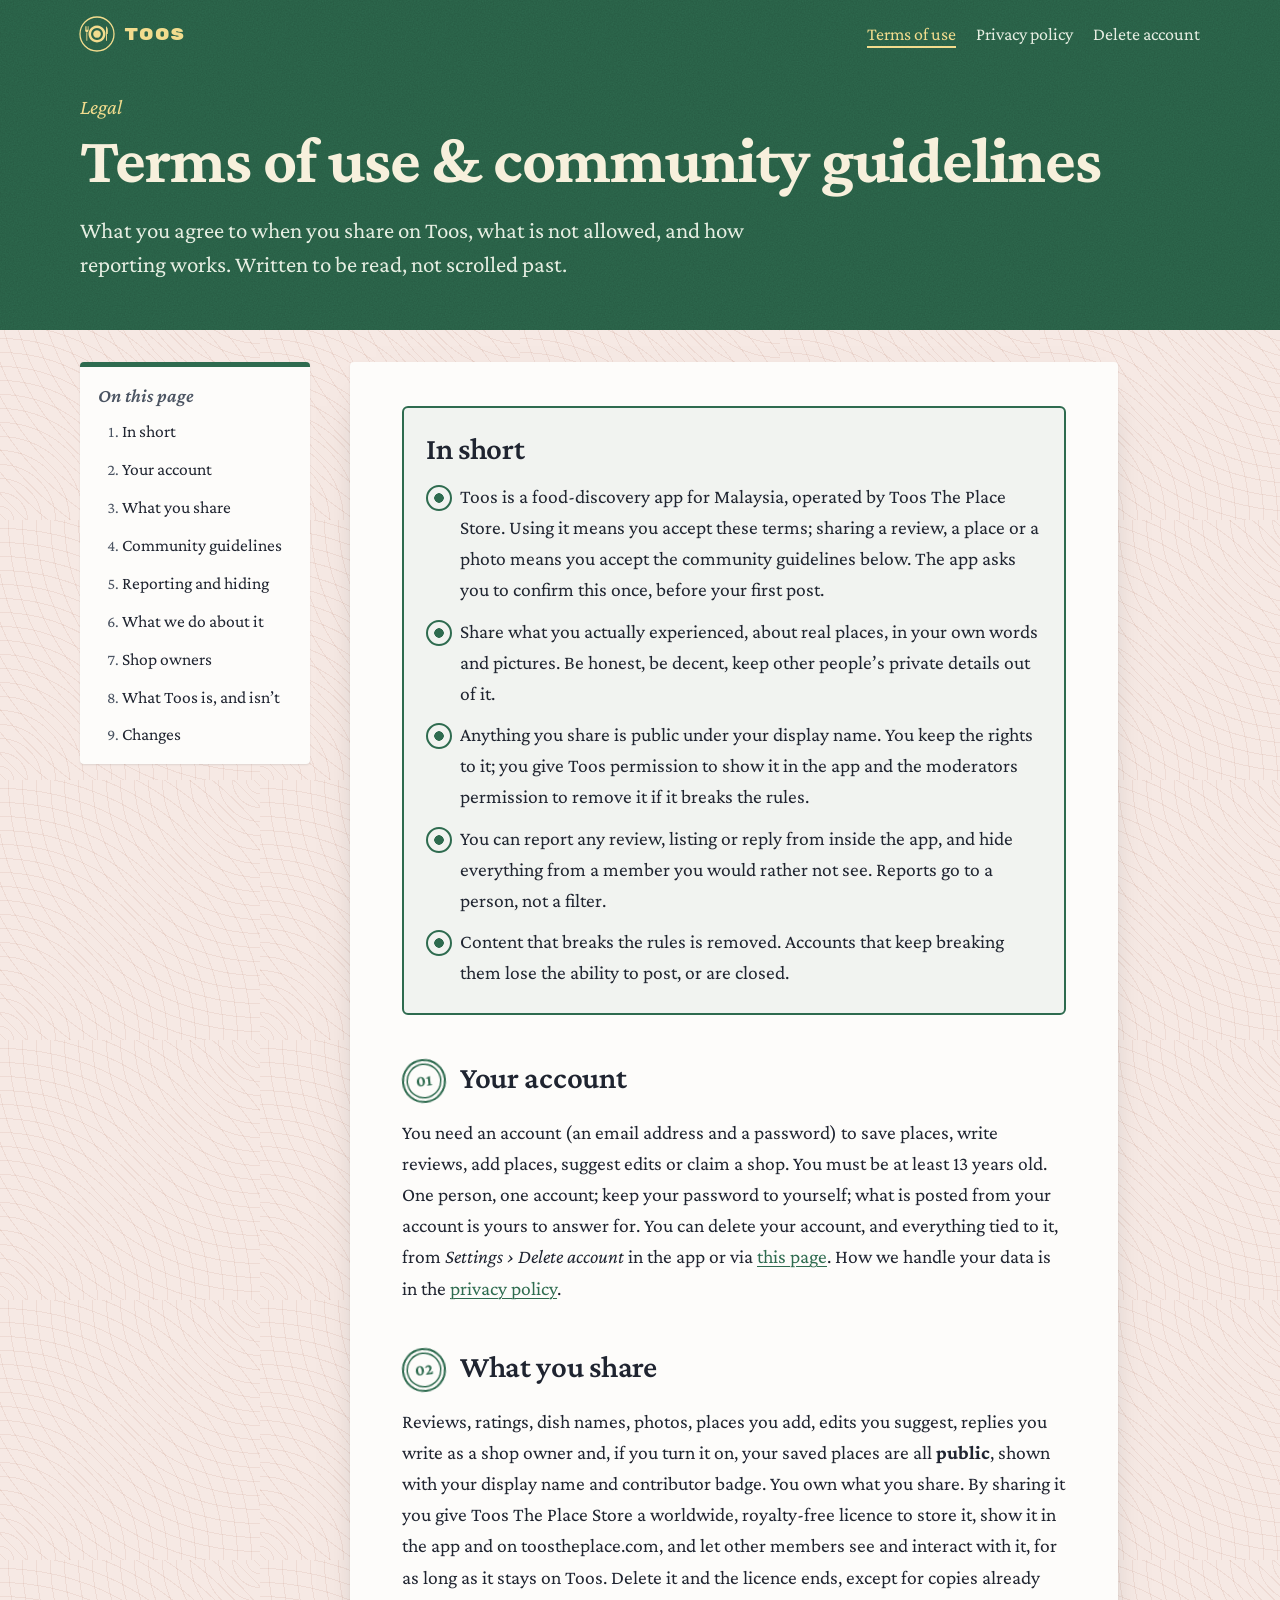
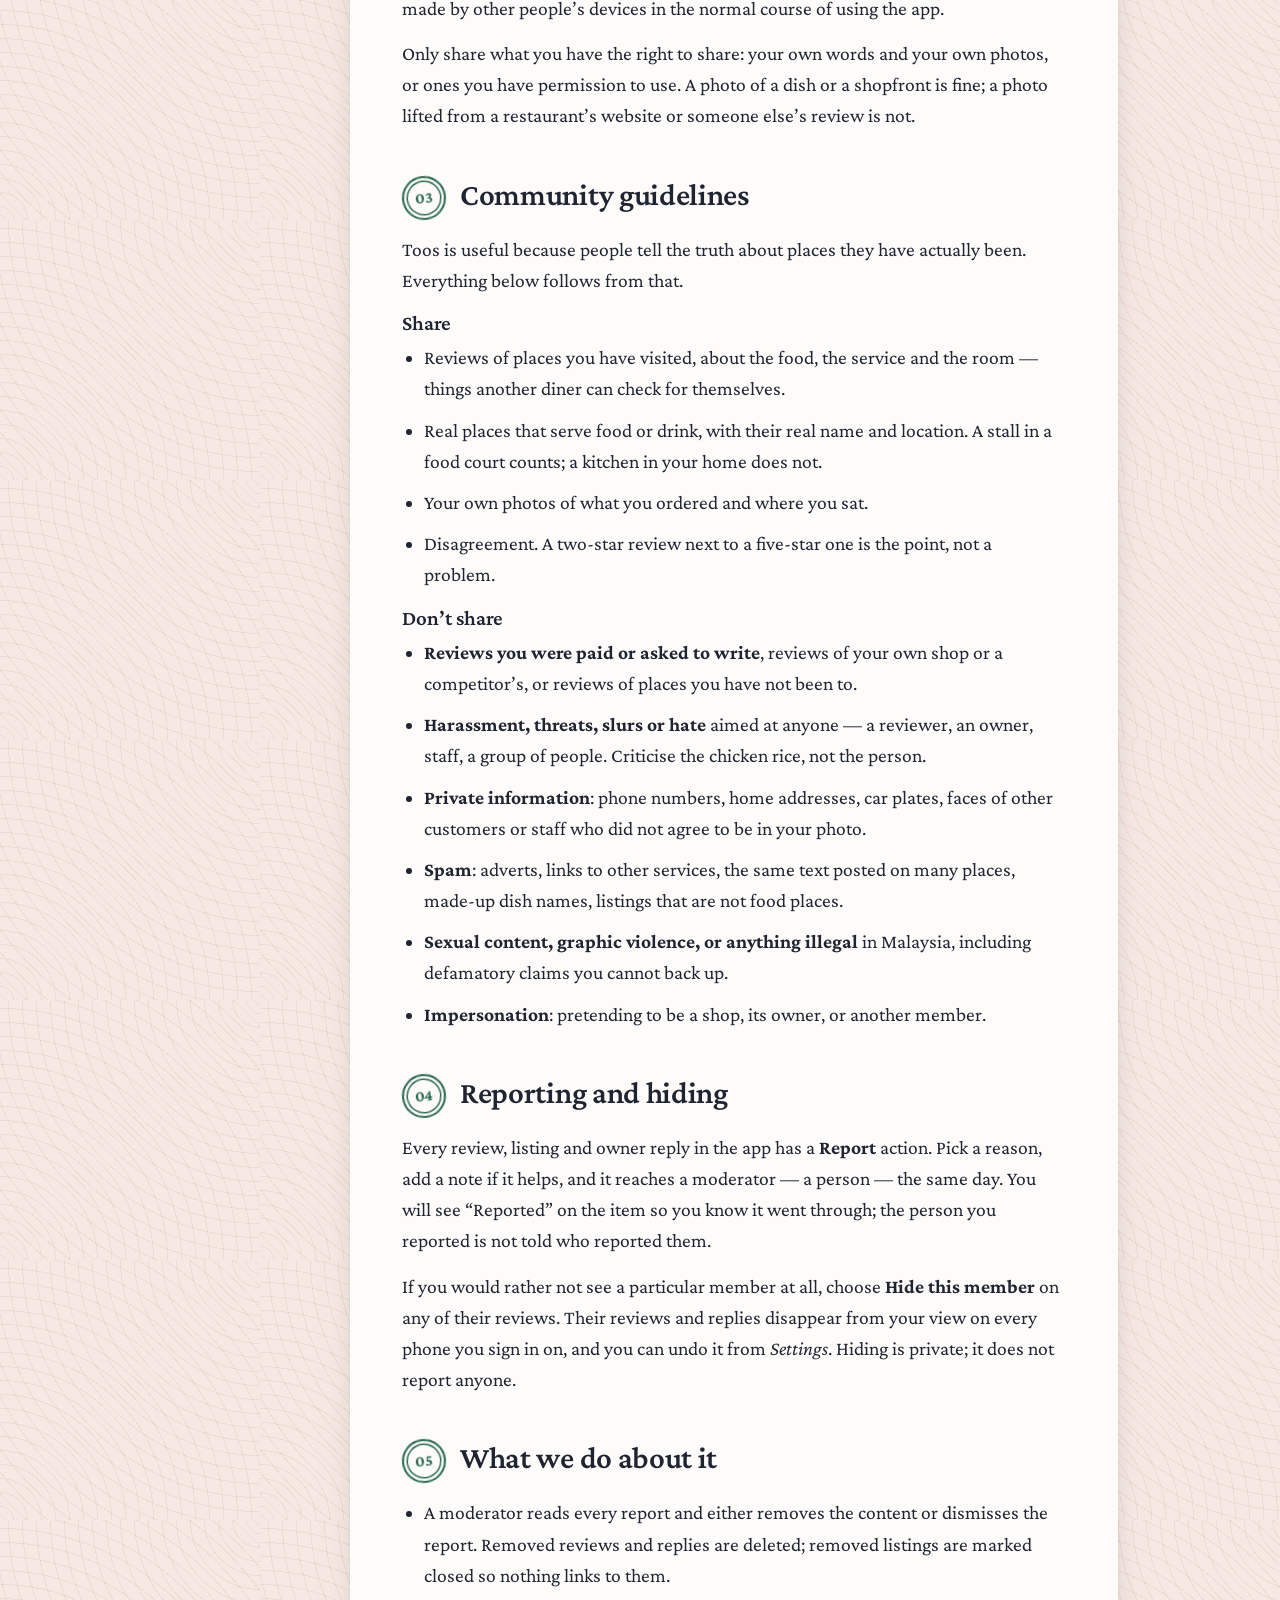
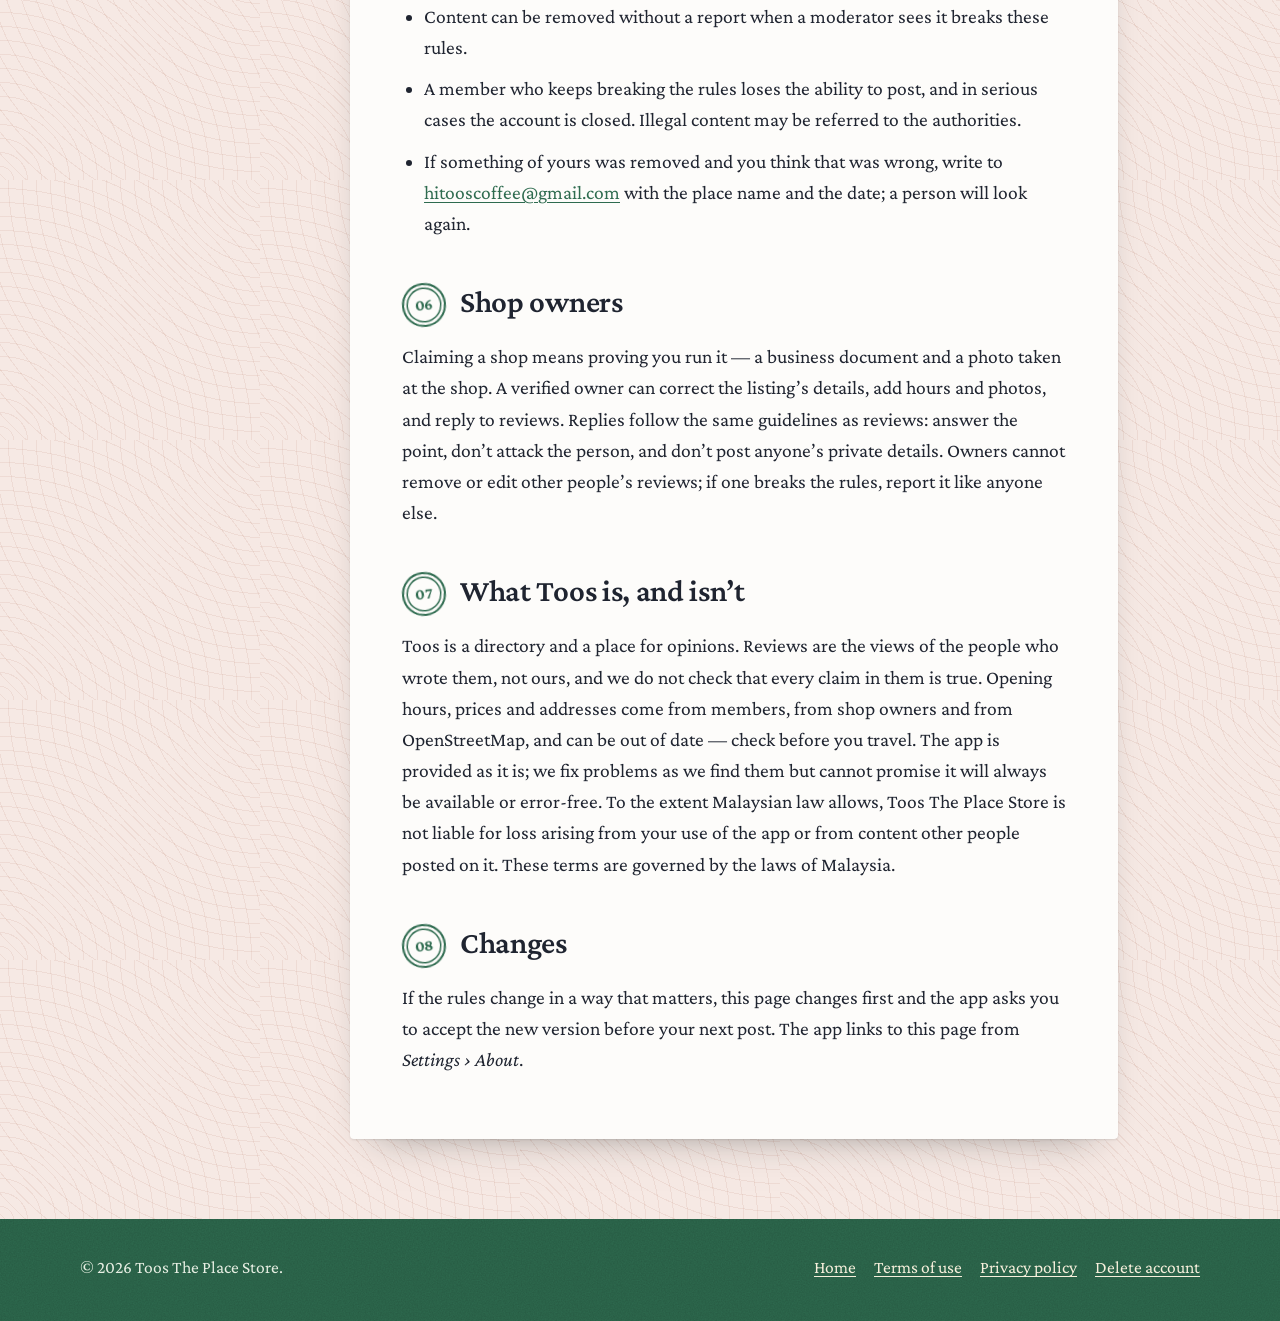
<file: terms.html>
<!doctype html>
<html lang="en">
<head>
<meta charset="utf-8">
<meta name="viewport" content="width=device-width, initial-scale=1">
<title>Terms of use · Toos</title>
<meta name="description" content="The rules for using Toos and sharing reviews, places and photos: what you agree to, what is not allowed, how reporting works, and what happens to content that breaks the rules.">
<meta name="theme-color" content="#2e6b4f">
<link rel="icon" href="icon.svg" type="image/svg+xml">
<link rel="preconnect" href="https://fonts.googleapis.com">
<link rel="preconnect" href="https://fonts.gstatic.com" crossorigin>
<link href="https://fonts.googleapis.com/css2?family=Crimson+Pro:ital,wght@0,400;0,600;0,700;1,400;1,600&family=Rubik+Mono+One&display=swap" rel="stylesheet">
<link rel="stylesheet" href="styles.css">
</head>
<body>
<svg class="defs" aria-hidden="true" focusable="false"><filter id="rough" x="-5%" y="-5%" width="110%" height="110%"><feTurbulence type="fractalNoise" baseFrequency="0.8" numOctaves="2" seed="7" result="n"/><feColorMatrix in="n" type="matrix" values="0 0 0 0 0  0 0 0 0 0  0 0 0 0 0  0 0 0 -2.4 2.15" result="m"/><feComposite in="SourceGraphic" in2="m" operator="in"/></filter></svg>
<a class="skip" href="#main">Skip to content</a>

<div class="cover-band">
  <header class="topbar">
    <div class="wrap">
      <a class="brand" href="index.html"><svg class="mark" viewBox="14 14 80 80" aria-hidden="true"><circle cx="54" cy="54" r="40" fill="#2e6b4f"/><g fill="#fff"><path fill-rule="evenodd" d="M54,34 a20,20 0 1,0 0.01,0 z M54,40 a14,14 0 1,1 -0.01,0 z"/><path d="M54,45 a9,9 0 1,0 0.01,0 z"/><path d="M26.1,36 L26.1,46 A4,4 0 0 0 34.1,46 L34.1,36 L32.5,36 L32.5,44 L30.9,44 L30.9,36 L29.3,36 L29.3,44 L27.7,44 L27.7,36 Z M29.1,49 L31.1,49 L31.1,70 L29.1,70 Z"/><path d="M75.2,36 C79.7,38 80.2,47 79.2,54 L77.4,54 L77.4,70 L75.2,70 Z"/></g></svg>Toos</a>
      <nav class="topnav" aria-label="Main">
      <a href="terms.html" aria-current="page">Terms of use</a>
      <a href="privacy.html">Privacy policy</a>
      <a href="delete-account.html">Delete account</a>
    </nav>
    </div>
  </header>
  <section class="page-head">
    <div class="wrap">
      <p class="eyebrow">Legal</p>
      <h1>Terms of use &amp; community guidelines</h1>
      <p class="lead">What you agree to when you share on Toos, what is not allowed, and how reporting works. Written to be read, not scrolled past.</p>
    </div>
  </section>
</div>

<main id="main" class="wrap layout">
  <nav class="toc" aria-label="On this page">
    <h2>On this page</h2>
    <ol>
      <li><a href="#short">In short</a></li>
      <li><a href="#account">Your account</a></li>
      <li><a href="#content">What you share</a></li>
      <li><a href="#guidelines">Community guidelines</a></li>
      <li><a href="#reporting">Reporting and hiding</a></li>
      <li><a href="#enforcement">What we do about it</a></li>
      <li><a href="#owners">Shop owners</a></li>
      <li><a href="#liability">What Toos is, and isn’t</a></li>
      <li><a href="#changes">Changes</a></li>
    </ol>
  </nav>

  <article class="content">

    <section id="short" class="card summary">
      <h2>In short</h2>
      <ul class="checks">
        <li>Toos is a food-discovery app for Malaysia, operated by Toos The Place Store. Using it means you accept these terms; sharing a review, a place or a photo means you accept the community guidelines below. The app asks you to confirm this once, before your first post.</li>
        <li>Share what you actually experienced, about real places, in your own words and pictures. Be honest, be decent, keep other people’s private details out of it.</li>
        <li>Anything you share is public under your display name. You keep the rights to it; you give Toos permission to show it in the app and the moderators permission to remove it if it breaks the rules.</li>
        <li>You can report any review, listing or reply from inside the app, and hide everything from a member you would rather not see. Reports go to a person, not a filter.</li>
        <li>Content that breaks the rules is removed. Accounts that keep breaking them lose the ability to post, or are closed.</li>
      </ul>
    </section>

    <section id="account">
      <h2><span class="num">01</span>Your account</h2>
      <p>You need an account (an email address and a password) to save places, write reviews, add places, suggest edits or claim a shop. You must be at least 13 years old. One person, one account; keep your password to yourself; what is posted from your account is yours to answer for. You can delete your account, and everything tied to it, from <i>Settings › Delete account</i> in the app or via <a href="delete-account.html">this page</a>. How we handle your data is in the <a href="privacy.html">privacy policy</a>.</p>
    </section>

    <section id="content">
      <h2><span class="num">02</span>What you share</h2>
      <p>Reviews, ratings, dish names, photos, places you add, edits you suggest, replies you write as a shop owner and, if you turn it on, your saved places are all <b>public</b>, shown with your display name and contributor badge. You own what you share. By sharing it you give Toos The Place Store a worldwide, royalty-free licence to store it, show it in the app and on toostheplace.com, and let other members see and interact with it, for as long as it stays on Toos. Delete it and the licence ends, except for copies already made by other people’s devices in the normal course of using the app.</p>
      <p>Only share what you have the right to share: your own words and your own photos, or ones you have permission to use. A photo of a dish or a shopfront is fine; a photo lifted from a restaurant’s website or someone else’s review is not.</p>
    </section>

    <section id="guidelines">
      <h2><span class="num">03</span>Community guidelines</h2>
      <p>Toos is useful because people tell the truth about places they have actually been. Everything below follows from that.</p>
      <h3>Share</h3>
      <ul>
        <li>Reviews of places you have visited, about the food, the service and the room — things another diner can check for themselves.</li>
        <li>Real places that serve food or drink, with their real name and location. A stall in a food court counts; a kitchen in your home does not.</li>
        <li>Your own photos of what you ordered and where you sat.</li>
        <li>Disagreement. A two-star review next to a five-star one is the point, not a problem.</li>
      </ul>
      <h3>Don’t share</h3>
      <ul>
        <li><b>Reviews you were paid or asked to write</b>, reviews of your own shop or a competitor’s, or reviews of places you have not been to.</li>
        <li><b>Harassment, threats, slurs or hate</b> aimed at anyone — a reviewer, an owner, staff, a group of people. Criticise the chicken rice, not the person.</li>
        <li><b>Private information</b>: phone numbers, home addresses, car plates, faces of other customers or staff who did not agree to be in your photo.</li>
        <li><b>Spam</b>: adverts, links to other services, the same text posted on many places, made-up dish names, listings that are not food places.</li>
        <li><b>Sexual content, graphic violence, or anything illegal</b> in Malaysia, including defamatory claims you cannot back up.</li>
        <li><b>Impersonation</b>: pretending to be a shop, its owner, or another member.</li>
      </ul>
    </section>

    <section id="reporting">
      <h2><span class="num">04</span>Reporting and hiding</h2>
      <p>Every review, listing and owner reply in the app has a <b>Report</b> action. Pick a reason, add a note if it helps, and it reaches a moderator — a person — the same day. You will see “Reported” on the item so you know it went through; the person you reported is not told who reported them.</p>
      <p>If you would rather not see a particular member at all, choose <b>Hide this member</b> on any of their reviews. Their reviews and replies disappear from your view on every phone you sign in on, and you can undo it from <i>Settings</i>. Hiding is private; it does not report anyone.</p>
    </section>

    <section id="enforcement">
      <h2><span class="num">05</span>What we do about it</h2>
      <ul>
        <li>A moderator reads every report and either removes the content or dismisses the report. Removed reviews and replies are deleted; removed listings are marked closed so nothing links to them.</li>
        <li>Content can be removed without a report when a moderator sees it breaks these rules.</li>
        <li>A member who keeps breaking the rules loses the ability to post, and in serious cases the account is closed. Illegal content may be referred to the authorities.</li>
        <li>If something of yours was removed and you think that was wrong, write to <a href="mailto:hitooscoffee@gmail.com">hitooscoffee@gmail.com</a> with the place name and the date; a person will look again.</li>
      </ul>
    </section>

    <section id="owners">
      <h2><span class="num">06</span>Shop owners</h2>
      <p>Claiming a shop means proving you run it — a business document and a photo taken at the shop. A verified owner can correct the listing’s details, add hours and photos, and reply to reviews. Replies follow the same guidelines as reviews: answer the point, don’t attack the person, and don’t post anyone’s private details. Owners cannot remove or edit other people’s reviews; if one breaks the rules, report it like anyone else.</p>
    </section>

    <section id="liability">
      <h2><span class="num">07</span>What Toos is, and isn’t</h2>
      <p>Toos is a directory and a place for opinions. Reviews are the views of the people who wrote them, not ours, and we do not check that every claim in them is true. Opening hours, prices and addresses come from members, from shop owners and from OpenStreetMap, and can be out of date — check before you travel. The app is provided as it is; we fix problems as we find them but cannot promise it will always be available or error-free. To the extent Malaysian law allows, Toos The Place Store is not liable for loss arising from your use of the app or from content other people posted on it. These terms are governed by the laws of Malaysia.</p>
    </section>

    <section id="changes">
      <h2><span class="num">08</span>Changes</h2>
      <p>If the rules change in a way that matters, this page changes first and the app asks you to accept the new version before your next post. The app links to this page from <i>Settings › About</i>.</p>
    </section>

  </article>
</main>

<footer class="foot cover-band">
  <div class="wrap">
    <p>© 2026 Toos The Place Store.</p>
    <nav aria-label="Footer"><a href="index.html">Home</a><a href="terms.html">Terms of use</a><a href="privacy.html">Privacy policy</a><a href="delete-account.html">Delete account</a></nav>
  </div>
</footer>

</body>
</html>
</file>
<file: styles.css>
/* Toos, concept 7b: Makan passport in Toos green.
   Concept 7 re-coloured: the cover is the brand green #2e6b4f with pale gold foil,
   the security-paper pages are blush so they stay apart from the cover.
   A food-trip passport: security-paper pages,
   a rubber stamp for every price band and tag, ticket stubs for the way out.
   Crimson Pro for reading, Rubik Mono One only inside the stamps. */

:root {
  --page: #f6e9e4;
  --guilloche: rgba(168, 98, 72, 0.1);
  --sheet: #fdfcfa;
  --ink: #1f2430;
  --muted: #4b5462;
  --line: #e0d3cd;
  --cover: #2e6b4f;
  --cover-2: #245a41;
  --cream: #f7f0dc;
  --cream-muted: #e6eee2;
  --gold: #f2dc8e;
  --violet: #5b3fa0;
  --green: #2e6b4f;
  --amber: #9a4f0e;
  --red: #b0302a;
  --blue: #2457a6;
  --link: #2e6b4f;
  --focus: #2457a6;
  --spine: rgba(31, 36, 48, 0.12);

  --maxw: 1160px;
  --gutter: 20px;
  --serif: "Crimson Pro", Georgia, "Times New Roman", serif;
  --stamp: "Rubik Mono One", "Arial Black", sans-serif;
}

@media (prefers-color-scheme: dark) {
  :root {
    --page: #181516;
    --guilloche: rgba(230, 170, 150, 0.05);
    --sheet: #221d20;
    --ink: #eeeae8;
    --muted: #b8afad;
    --line: #3a3335;
    --cover: #1d4433;
    --cover-2: #163728;
    --gold: #e8cb78;
    --cream: #f3ecd8;
    --cream-muted: #cfdccb;
    --violet: #bba6f2;
    --green: #7cc49e;
    --amber: #f0b26a;
    --red: #f39184;
    --blue: #93b9f6;
    --link: #7cc49e;
    --focus: #e8cb78;
    --spine: rgba(0, 0, 0, 0.4);
  }
}

* { box-sizing: border-box; }
html { scroll-padding-top: 20px; -webkit-text-size-adjust: 100%; }
@media (prefers-reduced-motion: no-preference) { html { scroll-behavior: smooth; } }

body {
  margin: 0;
  color: var(--ink);
  background-color: var(--page);
  background-image:
    repeating-radial-gradient(circle at 0 100%, transparent 0 13px, var(--guilloche) 13px 14px),
    repeating-radial-gradient(circle at 100% 0, transparent 0 13px, var(--guilloche) 13px 14px);
  background-size: 260px 260px;
  font: 400 19.5px/1.6 var(--serif);
  overflow-wrap: break-word;
}

a { color: var(--link); text-decoration-thickness: 1px; text-underline-offset: 3px; }
a:hover { text-decoration-thickness: 2px; }
:focus-visible { outline: 3px solid var(--focus); outline-offset: 3px; border-radius: 3px; }
.cover-band :focus-visible { outline-color: var(--gold); }

.wrap { width: 100%; max-width: var(--maxw); margin: 0 auto; padding-left: var(--gutter); padding-right: var(--gutter); }
.skip { position: absolute; left: -999px; top: 8px; background: var(--gold); color: #173826; padding: 10px 14px; z-index: 20; }
.skip:focus { left: 12px; }
.defs { position: absolute; width: 0; height: 0; overflow: hidden; }

/* Cover band (top bar, hero, legal header, footer) --------------------------------- */

.cover-band {
  background-color: var(--cover);
  background-image: url("data:image/svg+xml,%3Csvg xmlns='http://www.w3.org/2000/svg' width='160' height='160'%3E%3Cfilter id='n'%3E%3CfeTurbulence type='fractalNoise' baseFrequency='0.75' numOctaves='3' stitchTiles='stitch'/%3E%3CfeColorMatrix values='0 0 0 0 0 0 0 0 0 0 0 0 0 0 0 0 0 0 0.16 0'/%3E%3C/filter%3E%3Crect width='160' height='160' filter='url(%23n)'/%3E%3C/svg%3E");
  color: var(--cream);
}
.cover-band a { color: var(--cream); }

.topbar .wrap { display: flex; align-items: center; justify-content: space-between; flex-wrap: wrap; gap: 6px 16px; padding-top: 10px; padding-bottom: 10px; }
.brand { display: inline-flex; align-items: center; gap: 10px; min-height: 44px; text-decoration: none; font: 400 17px/1 var(--stamp); letter-spacing: 0.08em; color: var(--gold) !important; }
.mark { width: 34px; height: 34px; flex: none; overflow: visible; }
.mark circle { fill: none; stroke: var(--gold); stroke-width: 3; }
.mark g { fill: var(--gold); }
.topnav { display: flex; flex-wrap: wrap; gap: 0 20px; }
.topnav a { display: inline-block; padding: 10px 0; text-decoration: none; font-size: 18px; color: var(--cream-muted) !important; }
.topnav a:hover { color: var(--cream) !important; text-decoration: underline; }
.topnav a[aria-current="page"] { color: var(--gold) !important; text-decoration: underline; text-decoration-thickness: 2px; text-underline-offset: 6px; }

/* Home: hero ------------------------------------------------------------------------ */

.hero .wrap { display: grid; grid-template-columns: minmax(0, 1fr); gap: 40px; align-items: center; padding-top: 32px; padding-bottom: 64px; }
@media (min-width: 900px) { .hero .wrap { grid-template-columns: minmax(0, 1.3fr) minmax(0, 1fr); gap: 56px; padding-top: 48px; padding-bottom: 88px; } }
.hero h1 { font: 600 clamp(42px, 7vw, 80px)/1.02 var(--serif); letter-spacing: -0.015em; margin: 0; max-width: 12ch; color: var(--cream); }
.hero .lead { font-size: clamp(20px, 2.2vw, 23px); line-height: 1.5; color: var(--cream-muted); margin: 22px 0 0; max-width: 30em; }
.soon { font: italic 400 20px/1.3 var(--serif); color: var(--gold); margin: 20px 0 0; }

.booklet {
  position: relative;
  width: min(300px, 72%);
  aspect-ratio: 0.7;
  margin: 0 auto;
  border-radius: 6px 14px 14px 6px;
  background: var(--cover-2) linear-gradient(90deg, rgba(0, 0, 0, 0.28) 0 7%, rgba(255, 255, 255, 0.04) 7.5%, transparent 12%);
  box-shadow: 4px 4px 0 -1px #efe9da, 7px 7px 0 -2px #e4dccb, 0 24px 40px -18px rgba(0, 0, 0, 0.7);
  transform: rotate(4deg);
  display: flex;
  flex-direction: column;
  align-items: center;
  justify-content: center;
  gap: 14px;
  color: var(--gold);
}
.booklet::before { content: ""; position: absolute; inset: 14px 14px 14px 26px; border: 1.5px solid color-mix(in srgb, var(--gold) 70%, transparent); border-radius: 4px; }
.booklet .mark { width: 42%; height: auto; aspect-ratio: 1; }
.booklet .mark circle { stroke-width: 2.4; }
.booklet b { font: 400 clamp(18px, 4.6vw, 26px)/1 var(--stamp); letter-spacing: 0.18em; padding-left: 0.18em; }
.booklet span { font: italic 400 clamp(15px, 3.6vw, 19px)/1.2 var(--serif); color: var(--gold); }
.booklet i { position: absolute; bottom: 12%; width: 26px; height: 18px; border: 1.5px solid var(--gold); border-radius: 3px; opacity: 0.85; }

/* Pages (sheets) ------------------------------------------------------------------------ */

.sheet { background: var(--sheet); box-shadow: 0 1px 2px rgba(20, 30, 30, 0.1), 0 18px 40px -26px rgba(20, 30, 30, 0.5); border-radius: 4px; }

.stamps-page { padding-top: 56px; padding-bottom: 32px; }
.stamps-page .sheet { padding: 30px 22px 34px; overflow: hidden; }
@media (min-width: 760px) { .stamps-page .sheet { padding: 44px 48px 48px; } }
h2.title { font: 600 clamp(29px, 4.2vw, 42px)/1.1 var(--serif); letter-spacing: -0.01em; margin: 0 0 8px; }
.sheet > p.intro { color: var(--muted); margin: 0 0 30px; max-width: 34em; }

.stamps { list-style: none; margin: 0; padding: 0; display: flex; flex-wrap: wrap; gap: 26px 22px; justify-content: center; align-items: center; }
.stamp {
  --c: var(--violet);
  --r: -4deg;
  display: inline-flex;
  flex-direction: column;
  align-items: center;
  justify-content: center;
  text-align: center;
  color: var(--c);
  border: 3px solid currentColor;
  border-radius: 8px;
  padding: 10px 16px;
  font: 400 13px/1.25 var(--stamp);
  transform: rotate(var(--r));
  filter: url(#rough);
}
.stamp.rect { border-style: double; border-width: 6px; }
.stamp.round { width: 142px; height: 142px; border-radius: 50%; padding: 12px; box-shadow: inset 0 0 0 4px var(--sheet), inset 0 0 0 6px currentColor; }
.stamp .big { font-size: 34px; line-height: 1.05; }
.stamp small { font: 600 14px/1.2 var(--serif); margin-top: 2px; letter-spacing: 0; }
.stamp.green { --c: var(--amber); }
.stamp.red { --c: var(--red); }
.stamp.blue { --c: var(--blue); }
@media (prefers-reduced-motion: no-preference) {
  .stamps .stamp { animation: thunk 0.42s cubic-bezier(.3, 1.6, .6, 1) both; animation-delay: calc(var(--i) * 140ms + 300ms); }
  @keyframes thunk {
    0% { opacity: 0; transform: rotate(var(--r)) scale(1.7); }
    70% { opacity: 1; transform: rotate(var(--r)) scale(0.96); }
    100% { opacity: 1; transform: rotate(var(--r)) scale(1); }
  }
}

/* Home: two-page spread ------------------------------------------------------------------ */

.spread-sec { padding-top: 24px; padding-bottom: 32px; }
.spread { display: grid; grid-template-columns: minmax(0, 1fr); gap: 18px; }
.spread .sheet { padding: 30px 22px 28px; }
@media (min-width: 900px) {
  .spread { grid-template-columns: repeat(2, minmax(0, 1fr)); gap: 0; }
  .spread .sheet { padding: 40px 48px 40px; }
  .spread .sheet:first-child { border-radius: 4px 0 0 4px; background-image: linear-gradient(270deg, var(--spine), transparent 40px); }
  .spread .sheet:last-child { border-radius: 0 4px 4px 0; background-image: linear-gradient(90deg, var(--spine), transparent 40px); }
}
.spread h2 { font: 600 clamp(27px, 3.4vw, 34px)/1.12 var(--serif); margin: 0 0 16px; }
.spread h3 { font: italic 600 19px/1.3 var(--serif); color: var(--muted); margin: 22px 0 6px; }
.field { list-style: none; margin: 0; padding: 0; }
.field li { display: grid; grid-template-columns: 56px minmax(0, 1fr); gap: 10px; padding: 7px 0; border-bottom: 1px solid var(--line); }
.field b { color: var(--green); font-weight: 700; }
.ranks { margin: 0; padding: 0 0 0 26px; }
.ranks li { padding: 5px 0; border-bottom: 1px solid var(--line); }
.ranks li span { float: right; color: var(--muted); font-variant-numeric: tabular-nums; }
.ranks li::marker { color: var(--muted); font-style: italic; }
.spread p { margin: 0 0 14px; }
.spread .small { color: var(--muted); font-size: 17.5px; margin-top: 12px; }
.owner-stamp { float: right; margin: 0 0 12px 16px; }
.owner-stamp.stamp { --c: var(--red); --r: 8deg; }

/* Home: ticket stubs ------------------------------------------------------------------- */

.tickets-sec { padding-top: 24px; padding-bottom: 80px; }
.tickets-sec > .wrap > p { color: var(--muted); margin: 0 0 28px; max-width: 34em; }
.tickets { display: grid; grid-template-columns: minmax(0, 1fr); gap: 22px; }
@media (min-width: 900px) { .tickets { grid-template-columns: repeat(2, minmax(0, 1fr)); } }
.ticket {
  position: relative;
  display: grid;
  grid-template-columns: minmax(0, 1fr) 76px;
  text-decoration: none;
  color: var(--ink);
  background: var(--sheet);
  border-radius: 10px;
  box-shadow: 0 1px 2px rgba(20, 30, 30, 0.12), 0 16px 30px -22px rgba(20, 30, 30, 0.6);
}
.ticket .main { padding: 22px 22px 22px 24px; }
.ticket b { display: block; font: 600 26px/1.15 var(--serif); margin: 0 0 6px; }
.ticket .desc { display: block; color: var(--muted); }
.ticket .stub {
  position: relative;
  display: grid;
  place-items: center;
  border-left: 2px dashed var(--line);
  background: color-mix(in srgb, var(--cover) 10%, var(--sheet));
  border-radius: 0 10px 10px 0;
}
.ticket .stub::before, .ticket .stub::after { content: ""; position: absolute; left: -12px; width: 22px; height: 22px; border-radius: 50%; background: var(--page); }
.ticket .stub::before { top: -11px; }
.ticket .stub::after { bottom: -11px; }
.ticket .stub .mark { width: 40px; height: 40px; }
.ticket .stub .mark circle { stroke: var(--cover); }
.ticket .stub .mark g { fill: var(--cover); }
@media (prefers-color-scheme: dark) { .ticket .stub .mark circle { stroke: var(--gold); } .ticket .stub .mark g { fill: var(--gold); } }
.ticket:hover b { text-decoration: underline; text-decoration-thickness: 2px; text-underline-offset: 5px; }

/* Footer --------------------------------------------------------------------------------- */

.foot .wrap { display: flex; flex-wrap: wrap; gap: 6px 28px; justify-content: space-between; align-items: center; padding-top: 24px; padding-bottom: 30px; font-size: 17.5px; color: var(--cream-muted); }
.foot p { margin: 0; }
.foot nav { display: flex; flex-wrap: wrap; gap: 0 18px; }
.foot nav a { display: inline-block; padding: 10px 0; }

/* Legal pages: header ----------------------------------------------------------------- */

.page-head .wrap { padding-top: 26px; padding-bottom: 48px; }
.page-head .eyebrow { font: italic 400 21px/1.2 var(--serif); color: var(--gold); margin: 0 0 6px; }
.page-head h1 { font: 700 clamp(40px, 7vw, 66px)/1.04 var(--serif); letter-spacing: -0.015em; margin: 0; color: var(--cream); }
.page-head .lead { font-size: clamp(20px, 2.2vw, 23px); line-height: 1.5; color: var(--cream-muted); margin: 18px 0 0; max-width: 32em; }

/* Legal pages: layout ------------------------------------------------------------------- */

.layout { display: grid; grid-template-columns: minmax(0, 1fr); gap: 24px; padding-top: 32px; padding-bottom: 80px; }
@media (min-width: 1000px) {
  .layout { grid-template-columns: 230px minmax(0, 1fr); gap: 40px; align-items: start; }
  .toc { position: sticky; top: 20px; }
}
.toc { min-width: 0; background: var(--sheet); border-radius: 4px; padding: 18px 18px 10px; box-shadow: 0 1px 2px rgba(20, 30, 30, 0.1); border-top: 5px solid var(--cover); }
.toc h2 { font: italic 600 19px/1.2 var(--serif); color: var(--muted); margin: 0 0 6px; }
.toc ol { margin: 0; padding: 0 0 0 24px; display: grid; grid-template-columns: repeat(2, minmax(0, 1fr)); gap: 0 26px; color: var(--muted); font-size: 16px; }
.toc a { display: block; padding: 8px 0; line-height: 1.25; font-size: 17.5px; color: var(--ink); text-decoration: none; }
.toc a:hover { color: var(--link); text-decoration: underline; }
@media (min-width: 1000px) { .toc ol { grid-template-columns: minmax(0, 1fr); } }

.content { min-width: 0; max-width: 48rem; background: var(--sheet); border-radius: 4px; padding: 28px 20px 8px; box-shadow: 0 1px 2px rgba(20, 30, 30, 0.1), 0 18px 40px -26px rgba(20, 30, 30, 0.5); }
@media (min-width: 760px) { .content { padding: 44px 52px 20px; } }
.content > section, .two-col > section { margin: 0 0 44px; scroll-margin-top: 20px; }
.content h2 { font: 600 clamp(25px, 3vw, 31px)/1.2 var(--serif); letter-spacing: -0.01em; margin: 0 0 14px; display: flex; align-items: flex-start; gap: 14px; }
.content h2 .num {
  display: inline-grid;
  place-items: center;
  min-width: 44px;
  height: 44px;
  padding: 0 10px;
  font: 700 16px/1 var(--serif);
  color: var(--green);
  border: 2.5px solid currentColor;
  border-radius: 999px;
  box-shadow: inset 0 0 0 2.5px var(--sheet), inset 0 0 0 4px currentColor;
  transform: rotate(-6deg);
  flex: none;
}
.content h3 { font: 600 21px/1.25 var(--serif); margin: 2px 0 6px; }
.content p { margin: 0 0 14px; }
.content ul { padding-left: 22px; margin: 0 0 14px; }
.content li { margin: 0 0 10px; }

.card { border: 1.5px solid var(--line); border-radius: 6px; padding: 22px 22px 10px; }
.summary { position: relative; border: 2px solid var(--green); background: color-mix(in srgb, var(--green) 6%, var(--sheet)); }

ul.checks { list-style: none; padding: 0; }
ul.checks li { position: relative; padding-left: 34px; }
ul.checks li::before {
  content: "";
  position: absolute; left: 0; top: 4px;
  width: 22px; height: 22px;
  border: 2px solid var(--green);
  border-radius: 50%;
  background: linear-gradient(var(--green), var(--green)) center / 10px 10px no-repeat;
  border-radius: 50%;
}
ul.checks li::before { background: radial-gradient(circle, var(--green) 0 4.5px, transparent 5px); }
ul.checks.no li::before { border-color: var(--red); background: linear-gradient(45deg, transparent 45%, var(--red) 45% 55%, transparent 55%), linear-gradient(-45deg, transparent 45%, var(--red) 45% 55%, transparent 55%); }

.note { color: var(--muted); font-style: italic; padding-left: 14px; border-left: 3px solid var(--cover); margin-top: 16px; }

table.data { width: 100%; border-collapse: collapse; font-size: 17.5px; line-height: 1.5; margin: 0 0 8px; }
table.data th { text-align: left; font: italic 600 18px/1.3 var(--serif); color: var(--muted); padding: 8px 12px 8px 0; border-bottom: 2px solid var(--ink); }
table.data td { vertical-align: top; padding: 14px 12px 14px 0; border-bottom: 1px solid var(--line); }
table.data td:first-child { font-weight: 700; width: 26%; }
table.data td small { display: block; font-weight: 400; font-size: 16.5px; color: var(--muted); line-height: 1.45; margin-top: 4px; }

@media (max-width: 759px) {
  table.data, table.data tbody, table.data tr, table.data td { display: block; width: 100%; }
  table.data thead { position: absolute; width: 1px; height: 1px; overflow: hidden; clip: rect(0 0 0 0); white-space: nowrap; }
  table.data tr { border: 1.5px solid var(--line); border-top: 4px solid var(--cover); border-radius: 6px; padding: 4px 16px 10px; margin: 0 0 16px; }
  table.data td { border: 0; padding: 6px 0; }
  table.data td:first-child { width: 100%; font-size: 21px; padding: 10px 0 8px; border-bottom: 1px solid var(--line); margin-bottom: 4px; }
  table.data td:not(:first-child)::before { content: attr(data-label); display: block; font: italic 600 16px/1.4 var(--serif); color: var(--muted); }
}

.providers { display: grid; grid-template-columns: minmax(0, 1fr); gap: 16px; margin: 18px 0; }
@media (min-width: 720px) { .providers { grid-template-columns: repeat(2, minmax(0, 1fr)); } }
.provider .role { font: italic 400 17px/1.3 var(--serif); color: var(--muted); margin: 0 0 2px; }
.provider h3 { margin-top: 0; }
.provider p { font-size: 18px; }

ol.steps { list-style: none; padding: 0; margin: 0 0 14px; counter-reset: step; }
ol.steps li { counter-increment: step; position: relative; padding: 7px 0 7px 60px; margin: 0 0 12px; min-height: 46px; }
ol.steps li::before {
  content: counter(step);
  position: absolute; left: 0; top: 0;
  width: 46px; height: 46px;
  display: grid; place-items: center;
  font: 400 18px/1 var(--stamp);
  color: var(--blue);
  border: 2.5px solid currentColor;
  border-radius: 50%;
  box-shadow: inset 0 0 0 2.5px var(--sheet), inset 0 0 0 4px currentColor;
  transform: rotate(-8deg);
}

kbd.ui { font: 600 0.9em/1 var(--serif); padding: 3px 8px; border: 1.5px solid var(--ink); border-radius: 5px; white-space: nowrap; }

.button { display: inline-flex; align-items: center; min-height: 48px; padding: 10px 22px; background: var(--cover); color: var(--cream); text-decoration: none; font-weight: 600; border-radius: 6px; border: 2px solid var(--gold); }
.button:hover { background: var(--cover-2); text-decoration: underline; }

.two-col { display: grid; grid-template-columns: minmax(0, 1fr); gap: 0 36px; }
@media (min-width: 900px) { .two-col { grid-template-columns: repeat(2, minmax(0, 1fr)); } }
.content > section.card + section.card { margin-top: -20px; }
</file>
